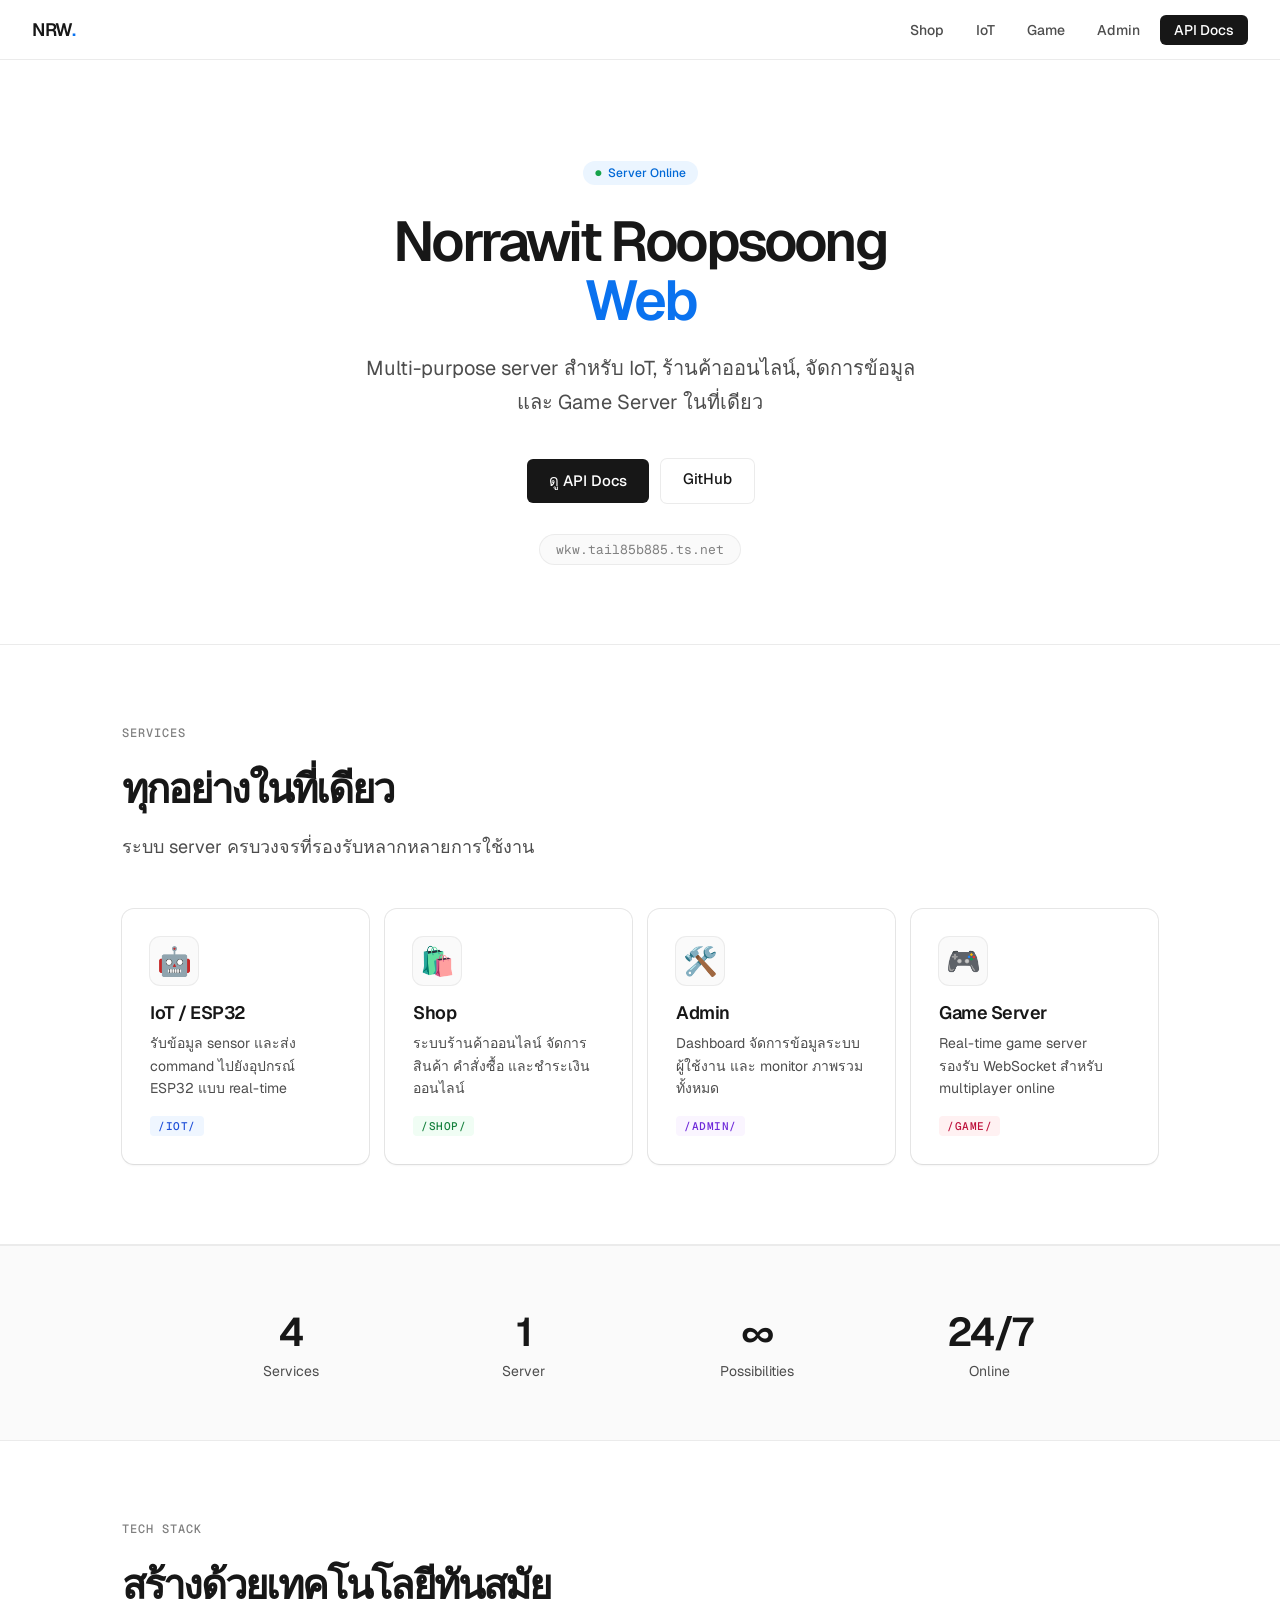
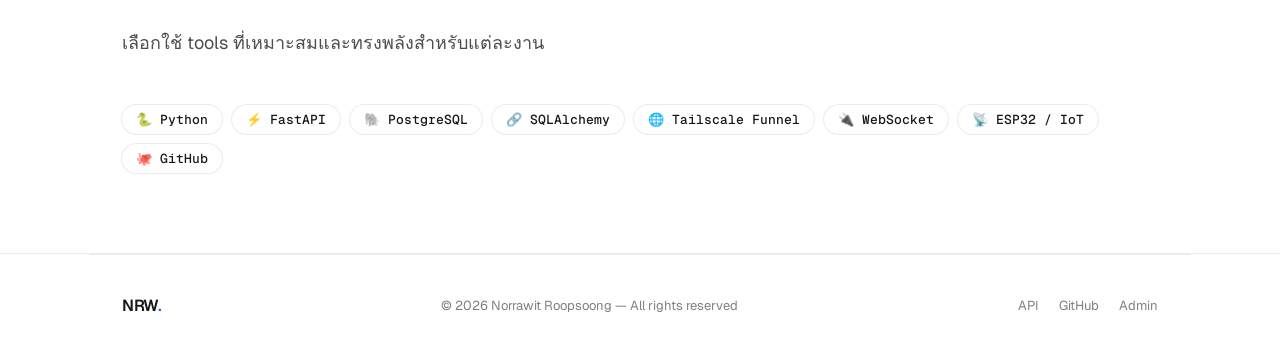
<file: app/templates/index.html>
<!DOCTYPE html>
<html lang="th">
<head>
  <meta charset="UTF-8">
  <meta name="viewport" content="width=device-width, initial-scale=1.0">
  <title>NRW — Norrawit Roopsoong Web</title>
  <link href="https://fonts.googleapis.com/css2?family=Geist:wght@300;400;500;600&family=Geist+Mono:wght@400;500&display=swap" rel="stylesheet">
  <style>
    *, *::before, *::after { box-sizing: border-box; margin: 0; padding: 0; }

    :root {
      --black: #171717;
      --white: #ffffff;
      --gray-600: #4d4d4d;
      --gray-400: #808080;
      --gray-100: #ebebeb;
      --gray-50: #fafafa;
      --blue: #0a72ef;
      --green: #16a34a;
      --purple: #7c3aed;
      --red: #ff5b4f;
      --border: rgba(0,0,0,0.08) 0px 0px 0px 1px;
      --card-shadow: rgba(0,0,0,0.08) 0px 0px 0px 1px, rgba(0,0,0,0.04) 0px 2px 2px, #fafafa 0px 0px 0px 1px;
    }

    html { scroll-behavior: smooth; }

    body {
      font-family: 'Geist', system-ui, -apple-system, sans-serif;
      background: var(--white);
      color: var(--black);
      font-feature-settings: "liga";
      -webkit-font-smoothing: antialiased;
    }

    /* NAV */
    nav {
      position: sticky; top: 0; z-index: 100;
      background: rgba(255,255,255,0.92);
      backdrop-filter: blur(12px);
      border-bottom: 1px solid var(--gray-100);
      padding: 0 32px;
      display: flex; align-items: center; justify-content: space-between;
      height: 60px;
    }
    .nav-logo {
      font-size: 18px; font-weight: 600;
      letter-spacing: -0.5px; color: var(--black);
      text-decoration: none;
    }
    .nav-logo span { color: var(--blue); }
    .nav-links { display: flex; gap: 8px; align-items: center; }
    .nav-links a {
      font-size: 14px; font-weight: 500; color: var(--gray-600);
      text-decoration: none; padding: 6px 12px; border-radius: 6px;
      transition: color 0.15s, background 0.15s;
    }
    .nav-links a:hover { color: var(--black); background: var(--gray-50); }
    .nav-cta {
      background: var(--black); color: var(--white) !important;
      border-radius: 6px; padding: 6px 14px !important;
      font-weight: 500 !important;
    }
    .nav-cta:hover { background: #333 !important; color: var(--white) !important; }

    /* HERO */
    .hero {
      text-align: center;
      padding: 100px 32px 80px;
      max-width: 860px; margin: 0 auto;
    }
    .hero-badge {
      display: inline-flex; align-items: center; gap: 6px;
      background: #ebf5ff; color: #0068d6;
      font-size: 12px; font-weight: 500;
      padding: 4px 12px; border-radius: 9999px;
      margin-bottom: 28px;
    }
    .hero-badge::before { content: "●"; font-size: 8px; color: #16a34a; }
    .hero h1 {
      font-size: 56px; font-weight: 600; line-height: 1.05;
      letter-spacing: -2.8px; color: var(--black);
      margin-bottom: 20px;
    }
    .hero h1 span { color: var(--blue); }
    .hero p {
      font-size: 20px; font-weight: 400; line-height: 1.7;
      color: var(--gray-600); max-width: 580px; margin: 0 auto 40px;
    }
    .hero-buttons { display: flex; gap: 12px; justify-content: center; flex-wrap: wrap; }
    .btn-primary {
      background: var(--black); color: var(--white);
      font-size: 15px; font-weight: 500;
      padding: 10px 22px; border-radius: 6px;
      text-decoration: none; transition: background 0.15s;
    }
    .btn-primary:hover { background: #333; }
    .btn-secondary {
      background: var(--white); color: var(--black);
      font-size: 15px; font-weight: 500;
      padding: 10px 22px; border-radius: 6px;
      text-decoration: none;
      box-shadow: var(--border);
      transition: background 0.15s;
    }
    .btn-secondary:hover { background: var(--gray-50); }

    /* URL PILL */
    .hero-url {
      margin-top: 32px;
      display: inline-flex; align-items: center; gap: 8px;
      font-family: 'Geist Mono', monospace;
      font-size: 13px; color: var(--gray-400);
      background: var(--gray-50);
      border-radius: 9999px; padding: 6px 16px;
      box-shadow: var(--border);
    }

    /* DIVIDER */
    .divider { border: none; border-top: 1px solid var(--gray-100); margin: 0; }

    /* SERVICES */
    .section { padding: 80px 32px; max-width: 1100px; margin: 0 auto; }
    .section-label {
      font-family: 'Geist Mono', monospace;
      font-size: 12px; font-weight: 500;
      text-transform: uppercase; letter-spacing: 1px;
      color: var(--gray-400); margin-bottom: 16px;
    }
    .section-title {
      font-size: 40px; font-weight: 600;
      letter-spacing: -2px; margin-bottom: 12px;
    }
    .section-desc {
      font-size: 18px; color: var(--gray-600);
      line-height: 1.6; max-width: 520px; margin-bottom: 48px;
    }

    .cards {
      display: grid;
      grid-template-columns: repeat(auto-fit, minmax(240px, 1fr));
      gap: 16px;
    }
    .card {
      background: var(--white);
      border-radius: 12px;
      padding: 28px;
      box-shadow: var(--card-shadow);
      transition: transform 0.15s, box-shadow 0.15s;
    }
    .card:hover {
      transform: translateY(-2px);
      box-shadow: rgba(0,0,0,0.12) 0px 0px 0px 1px, rgba(0,0,0,0.08) 0px 8px 16px;
    }
    .card-icon {
      font-size: 28px; margin-bottom: 16px;
      width: 48px; height: 48px;
      display: flex; align-items: center; justify-content: center;
      border-radius: 10px; background: var(--gray-50);
      box-shadow: var(--border);
    }
    .card h3 {
      font-size: 18px; font-weight: 600;
      letter-spacing: -0.5px; margin-bottom: 8px;
    }
    .card p {
      font-size: 14px; color: var(--gray-600);
      line-height: 1.6;
    }
    .card-tag {
      display: inline-block; margin-top: 16px;
      font-size: 11px; font-weight: 500;
      font-family: 'Geist Mono', monospace;
      text-transform: uppercase; letter-spacing: 0.5px;
      padding: 3px 8px; border-radius: 4px;
    }
    .tag-blue  { background: #eff6ff; color: #1d4ed8; }
    .tag-green { background: #f0fdf4; color: #15803d; }
    .tag-purple{ background: #faf5ff; color: #6d28d9; }
    .tag-red   { background: #fff1f2; color: #be123c; }

    /* STATS */
    .stats-section {
      background: var(--gray-50);
      border-top: 1px solid var(--gray-100);
      border-bottom: 1px solid var(--gray-100);
      padding: 60px 32px;
    }
    .stats-grid {
      max-width: 900px; margin: 0 auto;
      display: grid; grid-template-columns: repeat(auto-fit, minmax(160px, 1fr));
      gap: 32px; text-align: center;
    }
    .stat-number {
      font-size: 40px; font-weight: 600;
      letter-spacing: -2px; color: var(--black);
    }
    .stat-label {
      font-size: 14px; color: var(--gray-600); margin-top: 4px;
    }

    /* TECH STACK */
    .stack-pills {
      display: flex; flex-wrap: wrap; gap: 10px; margin-top: 32px;
    }
    .pill {
      display: flex; align-items: center; gap: 6px;
      font-size: 13px; font-weight: 500;
      font-family: 'Geist Mono', monospace;
      padding: 6px 14px; border-radius: 9999px;
      box-shadow: var(--border);
      background: var(--white);
    }

    /* FOOTER */
    footer {
      border-top: 1px solid var(--gray-100);
      padding: 40px 32px;
      display: flex; align-items: center; justify-content: space-between;
      flex-wrap: wrap; gap: 16px;
      max-width: 1100px; margin: 0 auto;
    }
    .footer-logo { font-size: 16px; font-weight: 600; letter-spacing: -0.5px; }
    .footer-logo span { color: var(--blue); }
    .footer-text { font-size: 13px; color: var(--gray-400); }
    .footer-links { display: flex; gap: 20px; }
    .footer-links a {
      font-size: 13px; color: var(--gray-400);
      text-decoration: none; transition: color 0.15s;
    }
    .footer-links a:hover { color: var(--black); }

    /* RESPONSIVE */
    @media (max-width: 640px) {
      .hero h1 { font-size: 36px; letter-spacing: -1.5px; }
      .hero p { font-size: 16px; }
      .section-title { font-size: 28px; letter-spacing: -1px; }
      nav { padding: 0 16px; }
      .nav-links a:not(.nav-cta) { display: none; }
      .section { padding: 48px 16px; }
      footer { flex-direction: column; text-align: center; }
    }
  </style>
</head>
<body>

<!-- NAV -->
<nav>
  <a href="/" class="nav-logo">NRW<span>.</span></a>
  <div class="nav-links">
    <a href="/shop/">Shop</a>
    <a href="/iot/ping">IoT</a>
    <a href="/game/">Game</a>
    <a href="/admin/">Admin</a>
    <a href="/docs" class="nav-cta">API Docs</a>
  </div>
</nav>

<!-- HERO -->
<section class="hero">
  <div class="hero-badge">Server Online</div>
  <h1>Norrawit Roopsoong<br><span>Web</span></h1>
  <p>Multi-purpose server สำหรับ IoT, ร้านค้าออนไลน์, จัดการข้อมูล และ Game Server ในที่เดียว</p>
  <div class="hero-buttons">
    <a href="/docs" class="btn-primary">ดู API Docs</a>
    <a href="https://github.com/norrawitro/NRW" class="btn-secondary" target="_blank">GitHub</a>
  </div>
  <div class="hero-url">wkw.tail85b885.ts.net</div>
</section>

<hr class="divider">

<!-- SERVICES -->
<section class="section">
  <div class="section-label">Services</div>
  <h2 class="section-title">ทุกอย่างในที่เดียว</h2>
  <p class="section-desc">ระบบ server ครบวงจรที่รองรับหลากหลายการใช้งาน</p>
  <div class="cards">
    <div class="card">
      <div class="card-icon">🤖</div>
      <h3>IoT / ESP32</h3>
      <p>รับข้อมูล sensor และส่ง command ไปยังอุปกรณ์ ESP32 แบบ real-time</p>
      <span class="card-tag tag-blue">/iot/</span>
    </div>
    <div class="card">
      <div class="card-icon">🛍️</div>
      <h3>Shop</h3>
      <p>ระบบร้านค้าออนไลน์ จัดการสินค้า คำสั่งซื้อ และชำระเงินออนไลน์</p>
      <span class="card-tag tag-green">/shop/</span>
    </div>
    <div class="card">
      <div class="card-icon">🛠️</div>
      <h3>Admin</h3>
      <p>Dashboard จัดการข้อมูลระบบ ผู้ใช้งาน และ monitor ภาพรวมทั้งหมด</p>
      <span class="card-tag tag-purple">/admin/</span>
    </div>
    <div class="card">
      <div class="card-icon">🎮</div>
      <h3>Game Server</h3>
      <p>Real-time game server รองรับ WebSocket สำหรับ multiplayer online</p>
      <span class="card-tag tag-red">/game/</span>
    </div>
  </div>
</section>

<hr class="divider">

<!-- STATS -->
<div class="stats-section">
  <div class="stats-grid">
    <div>
      <div class="stat-number">4</div>
      <div class="stat-label">Services</div>
    </div>
    <div>
      <div class="stat-number">1</div>
      <div class="stat-label">Server</div>
    </div>
    <div>
      <div class="stat-number">∞</div>
      <div class="stat-label">Possibilities</div>
    </div>
    <div>
      <div class="stat-number">24/7</div>
      <div class="stat-label">Online</div>
    </div>
  </div>
</div>

<!-- TECH STACK -->
<section class="section">
  <div class="section-label">Tech Stack</div>
  <h2 class="section-title">สร้างด้วยเทคโนโลยีทันสมัย</h2>
  <p class="section-desc">เลือกใช้ tools ที่เหมาะสมและทรงพลังสำหรับแต่ละงาน</p>
  <div class="stack-pills">
    <div class="pill">🐍 Python</div>
    <div class="pill">⚡ FastAPI</div>
    <div class="pill">🐘 PostgreSQL</div>
    <div class="pill">🔗 SQLAlchemy</div>
    <div class="pill">🌐 Tailscale Funnel</div>
    <div class="pill">🔌 WebSocket</div>
    <div class="pill">📡 ESP32 / IoT</div>
    <div class="pill">🐙 GitHub</div>
  </div>
</section>

<hr class="divider">

<!-- FOOTER -->
<footer>
  <div class="footer-logo">NRW<span>.</span></div>
  <div class="footer-text">© 2026 Norrawit Roopsoong — All rights reserved</div>
  <div class="footer-links">
    <a href="/docs">API</a>
    <a href="https://github.com/norrawitro/NRW" target="_blank">GitHub</a>
    <a href="/admin/">Admin</a>
  </div>
</footer>

</body>
</html>
</file>
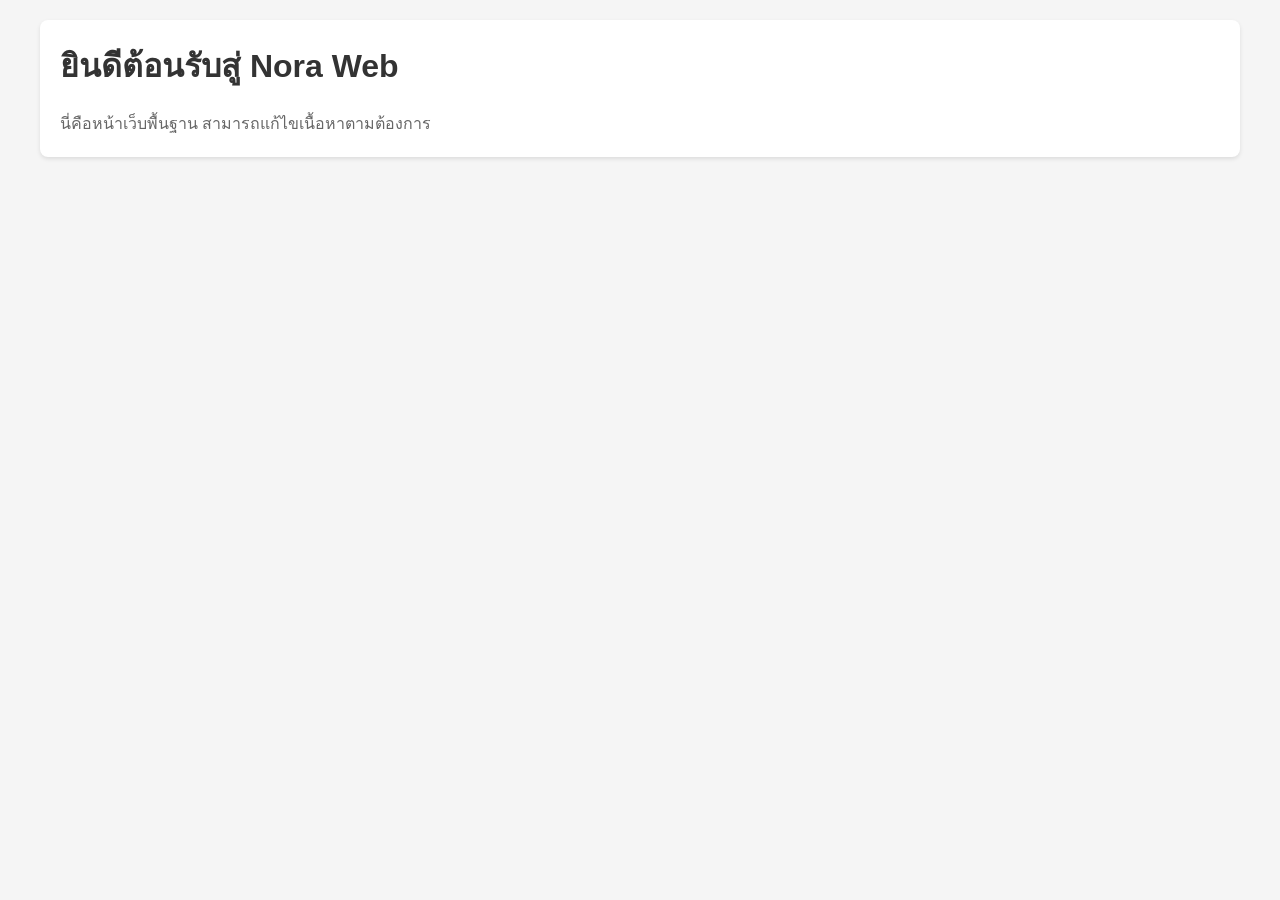
<file: nora-web.html>
<!DOCTYPE html>
<html lang="th">
<head>
    <meta charset="UTF-8">
    <meta name="viewport" content="width=device-width, initial-scale=1.0">
    <title>Nora Web</title>
    <style>
        * {
            margin: 0;
            padding: 0;
            box-sizing: border-box;
        }
        body {
            font-family: Arial, sans-serif;
            background-color: #f5f5f5;
            padding: 20px;
        }
        .container {
            max-width: 1200px;
            margin: 0 auto;
            background-color: white;
            padding: 20px;
            border-radius: 8px;
            box-shadow: 0 2px 4px rgba(0, 0, 0, 0.1);
        }
        h1 {
            color: #333;
            margin-bottom: 20px;
        }
        p {
            color: #666;
            line-height: 1.6;
        }
    </style>
</head>
<body>
    <div class="container">
        <h1>ยินดีต้อนรับสู่ Nora Web</h1>
        <p>นี่คือหน้าเว็บพื้นฐาน สามารถแก้ไขเนื้อหาตามต้องการ</p>
    </div>
</body>
</html>
</file>
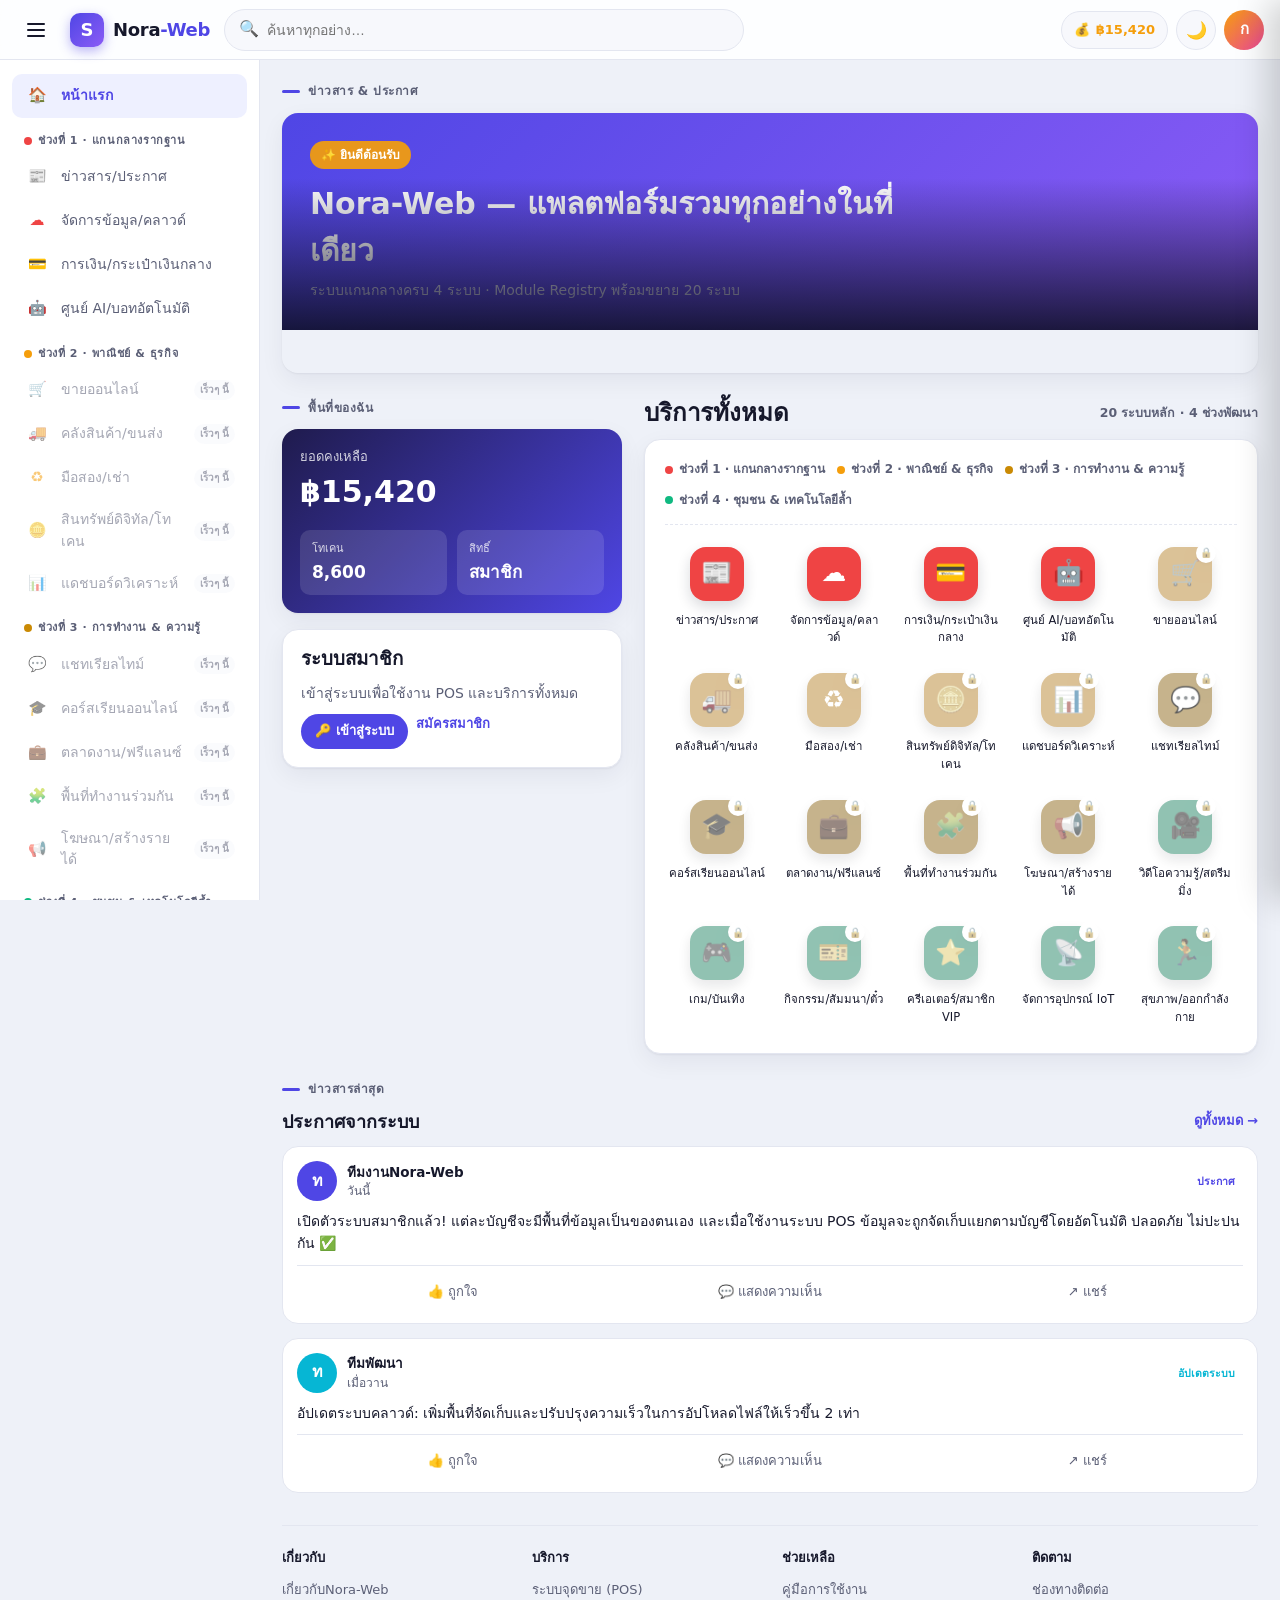
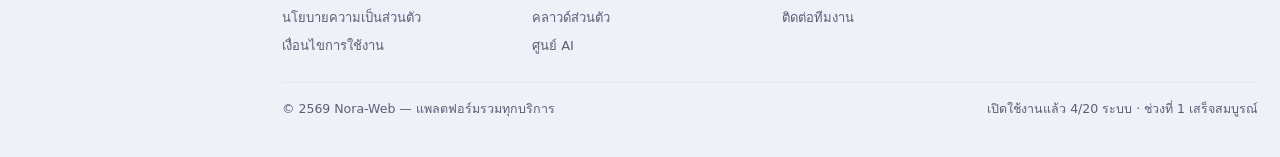
<file: nora-web_v2.html>
<!DOCTYPE html>
<html lang="th">
<head>
  <meta charset="UTF-8">
  <meta name="viewport" content="width=device-width, initial-scale=1.0">
  <title>Nora-Web — หน้าแรก (v2)</title>
  <style>
    /* ============================================================ DESIGN SYSTEM ============================================================ */
    :root{
      --bg:#EEF1F8; --surface:#FFFFFF; --surface-2:#F7F8FC;
      --ink:#16182B; --ink-soft:#5B5F76; --line:#E3E6F0;
      --primary:#4F46E5; --primary-soft:#EEF0FF; --gold:#F59E0B;
      --cyan:#06B6D4; --emerald:#10B981; --violet:#8B5CF6;
      --pink:#EC4899; --danger:#EF4444;
      --phase1:#EF4444; --phase2:#F59E0B; --phase3:#CA8A04; --phase4:#10B981;
      --radius:16px; --radius-sm:10px;
      --shadow:0 1px 2px rgba(20,24,43,.05), 0 8px 24px rgba(20,24,43,.06);
      --shadow-lift:0 12px 32px rgba(79,70,229,.18);
      --header-h:60px; --sidebar-w:260px;
      --display:system-ui, -apple-system, "Segoe UI", Roboto, "Noto Sans Thai", sans-serif;
      --body:system-ui, -apple-system, "Segoe UI", Roboto, "Noto Sans Thai", sans-serif;
    }
    [data-theme="dark"]{
      --bg:#0E1020; --surface:#191C32; --surface-2:#21243F;
      --ink:#F2F3FA; --ink-soft:#9DA2C0; --line:#2C3052;
      --primary-soft:#262a52; --shadow:0 1px 2px rgba(0,0,0,.3), 0 8px 24px rgba(0,0,0,.35);
    }
    *{box-sizing:border-box;margin:0;padding:0}
    html{scroll-behavior:smooth}
    body{
      font-family:var(--body); background:var(--bg); color:var(--ink); line-height:1.55;
      -webkit-font-smoothing:antialiased; transition:background .25s, color .25s;
    }
    h1,h2,h3,h4,.display{font-family:var(--display);font-weight:600;line-height:1.2}
    a{color:inherit;text-decoration:none}
    button{font-family:inherit;cursor:pointer;border:none;background:none;color:inherit}
    ::selection{background:var(--primary);color:#fff}
    .hidden{display:none !important}

    /* ============ HEADER ============ */
    .header{
      position:fixed;top:0;left:0;right:0;height:var(--header-h);z-index:50;
      display:flex;align-items:center;gap:14px;padding:0 16px;
      background:color-mix(in srgb, var(--surface) 88%, transparent);
      backdrop-filter:blur(12px);border-bottom:1px solid var(--line);
    }
    .hamburger{width:40px;height:40px;border-radius:var(--radius-sm);display:grid;place-items:center;flex-shrink:0;}
    .hamburger:hover{background:var(--surface-2)}
    .hamburger span{display:block;width:18px;height:2px;background:var(--ink);border-radius:2px;position:relative}
    .hamburger span::before,.hamburger span::after{content:"";position:absolute;left:0;width:18px;height:2px;background:var(--ink);border-radius:2px}
    .hamburger span::before{top:-6px}.hamburger span::after{top:6px}
    .brand{display:flex;align-items:center;gap:9px;flex-shrink:0;cursor:pointer}
    .brand-mark{width:34px;height:34px;border-radius:10px;display:grid;place-items:center;
      background:linear-gradient(135deg,var(--primary),var(--violet));color:#fff;
      font-weight:700;font-size:18px;box-shadow:0 4px 12px rgba(79,70,229,.4);}
    .brand-name{font-weight:700;font-size:18px;letter-spacing:-.3px}
    .brand-name span{color:var(--primary)}
    .search{flex:1;max-width:520px;height:42px;display:flex;align-items:center;gap:8px;padding:0 14px;
      background:var(--surface-2);border:1px solid var(--line);border-radius:999px;color:var(--ink-soft);}
    .search:focus-within{border-color:var(--primary);box-shadow:0 0 0 3px var(--primary-soft)}
    .search input{flex:1;border:none;background:none;outline:none;font-size:14px;color:var(--ink)}
    .header-right{display:flex;align-items:center;gap:8px;margin-left:auto}
    .chip{display:flex;align-items:center;gap:6px;height:38px;padding:0 12px;
      border-radius:999px;background:var(--surface-2);border:1px solid var(--line);
      font-weight:600;font-size:13px;white-space:nowrap;}
    .chip.wallet{color:var(--gold)}
    .icon-btn{width:40px;height:40px;border-radius:50%;display:grid;place-items:center;
      background:var(--surface-2);border:1px solid var(--line);font-size:17px;}
    .avatar{width:40px;height:40px;border-radius:50%;display:grid;place-items:center;
      background:linear-gradient(135deg,var(--gold),var(--pink));color:#fff;
      font-weight:600;font-size:15px;cursor:pointer;}

    /* ============ LAYOUT ============ */
    .layout{display:flex;padding-top:var(--header-h);min-height:100vh}
    .sidebar{position:fixed;top:var(--header-h);left:0;bottom:0;width:var(--sidebar-w);z-index:40;
      background:var(--surface);border-right:1px solid var(--line);padding:14px 12px;overflow-y:auto;}
    .nav-group-label{display:flex;align-items:center;gap:6px;font-size:11px;font-weight:700;letter-spacing:.6px;text-transform:uppercase;
      color:var(--ink-soft);padding:14px 12px 6px;}
    .phase-dot{width:8px;height:8px;border-radius:50%;flex-shrink:0}
    .nav-item{display:flex;align-items:center;gap:11px;padding:9px 12px;border-radius:var(--radius-sm);
      font-weight:500;font-size:14px;color:var(--ink-soft);position:relative;}
    .nav-item:hover{background:var(--surface-2);color:var(--ink)}
    .nav-item.active{background:var(--primary-soft);color:var(--primary);font-weight:600}
    .nav-item .ic{width:26px;height:26px;border-radius:8px;display:grid;place-items:center;font-size:15px;flex-shrink:0;}
    .nav-item.locked{opacity:.55}
    .nav-item .soon{margin-left:auto;font-size:10px;font-weight:700;background:var(--surface-2);color:var(--ink-soft);
      padding:2px 6px;border-radius:999px;white-space:nowrap;}
    .main{flex:1;margin-left:var(--sidebar-w);padding:22px;min-width:0;}
    body.sidebar-collapsed .sidebar{transform:translateX(-100%)}
    body.sidebar-collapsed .main{margin-left:0}

    /* ============ CONTENT ============ */
    .zone-eyebrow{display:flex;align-items:center;gap:8px;font-size:12px;font-weight:700;
      letter-spacing:.5px;text-transform:uppercase;color:var(--ink-soft);margin:0 0 12px;}
    .zone-eyebrow::before{content:"";width:18px;height:3px;border-radius:2px;background:var(--primary)}
    .view-header{display:flex;align-items:center;gap:12px;margin-bottom:18px;flex-wrap:wrap}
    .back-link{display:inline-flex;align-items:center;gap:6px;font-size:13px;font-weight:600;color:var(--primary);
      padding:7px 12px;border-radius:999px;background:var(--primary-soft);}
    .view-title{font-size:20px}
    .view-sub{font-size:13px;color:var(--ink-soft);margin-top:2px}

    .hero{position:relative;border-radius:var(--radius);overflow:hidden;margin-bottom:26px;min-height:260px;
      color:#fff;box-shadow:var(--shadow);}
    .hero-slide{position:absolute;inset:0;display:flex;flex-direction:column;justify-content:flex-end;
      padding:28px;opacity:0;transition:opacity .6s;}
    .hero-slide.on{opacity:1;position:relative}
    .hero-slide::after{content:"";position:absolute;inset:0;background:linear-gradient(180deg,transparent 30%,rgba(10,12,30,.85))}
    .hero-tag{display:inline-flex;align-items:center;gap:7px;align-self:flex-start;
      font-size:12px;font-weight:700;padding:5px 11px;border-radius:999px;margin-bottom:12px;position:relative;}
    .hero-tag.live{background:rgba(239,68,68,.9)}
    .hero-tag.news{background:rgba(79,70,229,.9)}
    .hero-tag.promo{background:rgba(245,158,11,.92)}
    .live-dot{width:8px;height:8px;border-radius:50%;background:#fff;animation:pulse 1.4s infinite}
    @keyframes pulse{0%,100%{opacity:1}50%{opacity:.3}}
    .hero-title{font-size:clamp(20px,3vw,30px);font-weight:700;max-width:600px;position:relative}
    .hero-sub{margin-top:6px;font-size:14px;opacity:.9;max-width:560px;position:relative}
    .hero-dots{position:absolute;bottom:20px;right:24px;display:flex;gap:7px}
    .hero-dots button{width:8px;height:8px;border-radius:50%;background:rgba(255,255,255,.45);border:none;}
    .hero-dots button.on{width:22px;border-radius:4px;background:#fff}

    .dash{display:grid;grid-template-columns:340px 1fr;gap:22px;margin-bottom:26px}
    .ws-card{background:var(--surface);border:1px solid var(--line);border-radius:var(--radius);
      padding:18px;box-shadow:var(--shadow);margin-bottom:16px}
    .ws-balance{background:linear-gradient(135deg,#1F1B4D,#4F46E5);color:#fff;border:none}
    .ws-balance .label{font-size:13px;opacity:.8}
    .ws-balance .amount{font-weight:700;font-size:30px;margin:2px 0 14px}
    .ws-balance .row{display:flex;gap:10px}
    .ws-mini{flex:1;background:rgba(255,255,255,.12);border-radius:var(--radius-sm);padding:10px 12px}
    .ws-mini .k{font-size:11px;opacity:.8}
    .ws-mini .v{font-weight:600;font-size:17px;margin-top:2px}
    .launcher{background:var(--surface);border:1px solid var(--line);border-radius:var(--radius);
      padding:20px;box-shadow:var(--shadow)}
    .launcher-head{display:flex;align-items:center;justify-content:space-between;margin-bottom:12px}
    .phase-legend{display:flex;flex-wrap:wrap;gap:12px;margin-bottom:16px;padding-bottom:14px;border-bottom:1px dashed var(--line)}
    .phase-legend .item{display:flex;align-items:center;gap:6px;font-size:12px;color:var(--ink-soft);font-weight:600}
    .app-grid{display:grid;grid-template-columns:repeat(auto-fill,minmax(90px,1fr));gap:14px}
    .app{display:flex;flex-direction:column;align-items:center;gap:7px;padding:6px 2px;position:relative;}
    .app:hover{transform:translateY(-3px)}
    .app .tile{width:54px;height:54px;border-radius:16px;display:grid;place-items:center;font-size:25px;
      color:#fff;box-shadow:0 6px 14px rgba(20,24,43,.16);position:relative}
    .app.locked .tile{filter:grayscale(.55);opacity:.65}
    .app .lock-badge{position:absolute;top:-4px;right:-4px;width:20px;height:20px;border-radius:50%;
      background:var(--surface);border:2px solid var(--surface);display:grid;place-items:center;font-size:10px;
      box-shadow:var(--shadow)}
    .app .name{font-size:11.5px;font-weight:500;color:var(--ink);margin-top:4px;text-align:center}
    .app .badge{position:absolute;top:-4px;right:-4px;min-width:18px;height:18px;padding:0 5px;border-radius:9px;
      background:var(--danger);color:#fff;font-size:10px;font-weight:700;display:grid;place-items:center;
      border:2px solid var(--surface)}

    .stream{display:grid;grid-template-columns:1fr 360px;gap:22px}
    .section-title{display:flex;align-items:center;justify-content:space-between;margin-bottom:14px}
    .section-title h2{font-size:18px}
    .section-title a{font-size:13px;color:var(--primary);font-weight:600;cursor:pointer}
    .video-row{display:grid;grid-template-columns:repeat(2,1fr);gap:16px;margin-bottom:26px}
    .video{background:var(--surface);border:1px solid var(--line);border-radius:var(--radius);overflow:hidden;box-shadow:var(--shadow);}
    .video .thumb{aspect-ratio:16/9;display:grid;place-items:center;background:linear-gradient(135deg,#4F46E5,#06B6D4)}
    .video .vmeta{padding:12px 14px}
    .video .vt{font-weight:600;font-size:14px;line-height:1.35}
    .video .vs{font-size:12px;color:var(--ink-soft);margin-top:5px}

    .composer{background:var(--surface);border:1px solid var(--line);border-radius:var(--radius);padding:14px;margin-bottom:16px}
    .composer-top{display:flex;gap:10px;align-items:center}
    .composer textarea{flex:1;border:none;background:var(--surface-2);border-radius:12px;padding:10px 14px;
      font-size:14px;color:var(--ink);outline:none;height:42px;resize:none;font-family:inherit;}
    .composer-actions{display:flex;justify-content:space-between;align-items:center;margin-top:10px}
    .chip-row{display:flex;gap:6px;flex-wrap:wrap}
    .cat-chip{font-size:11.5px;font-weight:600;padding:5px 10px;border-radius:999px;background:var(--surface-2);
      border:1px solid var(--line);color:var(--ink-soft);}
    .cat-chip.on{background:var(--primary);color:#fff;border-color:var(--primary)}
    .btn-primary{background:var(--primary);color:#fff;font-weight:600;font-size:13px;padding:8px 18px;border-radius:999px;}
    .btn-ghost{background:var(--surface-2);color:var(--ink);font-weight:600;font-size:13px;padding:8px 16px;border-radius:999px;
      border:1px solid var(--line);}
    .post{background:var(--surface);border:1px solid var(--line);border-radius:var(--radius);padding:14px;margin-bottom:14px}
    .post-head{display:flex;align-items:center;gap:10px;margin-bottom:10px}
    .post-av{width:40px;height:40px;border-radius:50%;display:grid;place-items:center;color:#fff;font-weight:600;flex-shrink:0;}
    .post-tag{font-size:10.5px;font-weight:700;padding:2px 8px;border-radius:999px;margin-left:auto;}
    .post-body{font-size:14px;margin-bottom:10px;white-space:pre-wrap}
    .post-actions{display:flex;gap:6px;border-top:1px solid var(--line);padding-top:8px}
    .post-actions button{flex:1;padding:7px;border-radius:8px;font-size:13px;color:var(--ink-soft)}
    .post-actions button:hover{background:var(--surface-2)}

    /* ============ CLOUD VIEW ============ */
    .storage-bar-wrap{background:var(--surface);border:1px solid var(--line);border-radius:var(--radius);padding:16px 18px;
      box-shadow:var(--shadow);margin-bottom:18px;}
    .storage-bar{height:10px;border-radius:999px;background:var(--surface-2);overflow:hidden;margin-top:8px;}
    .storage-bar .fill{height:100%;background:linear-gradient(90deg,var(--primary),var(--cyan));}
    .breadcrumb{display:flex;align-items:center;gap:6px;font-size:13px;color:var(--ink-soft);margin-bottom:14px;flex-wrap:wrap}
    .breadcrumb .seg{cursor:pointer;font-weight:600}
    .breadcrumb .seg:hover{color:var(--primary)}
    .file-grid{display:grid;grid-template-columns:repeat(auto-fill,minmax(140px,1fr));gap:14px}
    .file-card{background:var(--surface);border:1px solid var(--line);border-radius:var(--radius-sm);padding:14px 10px;
      text-align:center;box-shadow:var(--shadow);position:relative;}
    .file-card .fic{font-size:30px;margin-bottom:8px}
    .file-card .fn{font-size:12.5px;font-weight:600;word-break:break-word;}
    .file-card .fm{font-size:11px;color:var(--ink-soft);margin-top:4px}
    .file-card .del{position:absolute;top:6px;right:6px;width:22px;height:22px;border-radius:50%;background:var(--surface-2);
      font-size:11px;display:none;}
    .file-card:hover .del{display:grid;place-items:center}

    /* ============ WALLET VIEW ============ */
    .wallet-grid{display:grid;grid-template-columns:340px 1fr;gap:22px}
    .tx-table{width:100%;border-collapse:collapse;background:var(--surface);border:1px solid var(--line);
      border-radius:var(--radius);overflow:hidden;box-shadow:var(--shadow);}
    .tx-table th{text-align:left;font-size:11.5px;text-transform:uppercase;letter-spacing:.4px;color:var(--ink-soft);
      background:var(--surface-2);padding:10px 14px;}
    .tx-table td{padding:11px 14px;font-size:13.5px;border-top:1px solid var(--line)}
    .tx-amt.plus{color:var(--emerald);font-weight:700}
    .tx-amt.minus{color:var(--danger);font-weight:700}
    .tx-status{font-size:11px;font-weight:700;padding:3px 8px;border-radius:999px;background:rgba(16,185,129,.12);color:var(--emerald)}
    .wallet-actions{display:flex;gap:10px;margin-top:14px}
    .inline-form{display:flex;gap:8px;margin-top:10px}
    .inline-form input{flex:1;border:1px solid var(--line);background:var(--surface-2);border-radius:10px;
      padding:9px 12px;font-size:13px;color:var(--ink);outline:none;font-family:inherit;}
    .inline-form input:focus{border-color:var(--primary)}

    /* ============ AI VIEW ============ */
    .ai-panel{background:var(--surface);border:1px solid var(--line);border-radius:var(--radius);box-shadow:var(--shadow);
      display:flex;flex-direction:column;height:calc(100vh - 220px);min-height:420px;}
    .ai-messages{flex:1;overflow-y:auto;padding:18px;display:flex;flex-direction:column;gap:12px;}
    .msg{max-width:72%;padding:10px 14px;border-radius:14px;font-size:13.5px;line-height:1.5;}
    .msg.ai{align-self:flex-start;background:var(--surface-2);border-bottom-left-radius:4px;}
    .msg.user{align-self:flex-end;background:var(--primary);color:#fff;border-bottom-right-radius:4px;}
    .ai-quick{display:flex;gap:8px;flex-wrap:wrap;padding:0 18px 12px;}
    .ai-input-row{display:flex;gap:10px;padding:14px 18px;border-top:1px solid var(--line);}
    .ai-input-row input{flex:1;border:1px solid var(--line);background:var(--surface-2);border-radius:999px;
      padding:11px 16px;font-size:13.5px;color:var(--ink);outline:none;font-family:inherit;}
    .ai-input-row input:focus{border-color:var(--primary)}

    /* ============ MODULE DETAIL DRAWER ============ */
    .overlay{position:fixed;inset:0;background:rgba(10,12,30,.45);z-index:90;opacity:0;pointer-events:none;transition:opacity .2s}
    .overlay.open{opacity:1;pointer-events:auto}
    .drawer{position:fixed;top:0;right:0;bottom:0;width:360px;max-width:90vw;background:var(--surface);z-index:91;
      box-shadow:-12px 0 32px rgba(0,0,0,.18);transform:translateX(100%);transition:transform .25s;padding:22px;overflow-y:auto;}
    .drawer.open{transform:translateX(0)}
    .drawer-close{position:absolute;top:16px;right:16px;width:32px;height:32px;border-radius:50%;background:var(--surface-2);}
    .drawer .dtile{width:56px;height:56px;border-radius:16px;display:grid;place-items:center;font-size:26px;color:#fff;margin-bottom:14px;}
    .drawer h3{font-size:18px;margin-bottom:4px}
    .drawer .code{font-size:12px;color:var(--ink-soft);margin-bottom:14px}
    .drawer .phase-pill{display:inline-flex;align-items:center;gap:6px;font-size:11.5px;font-weight:700;
      padding:4px 10px;border-radius:999px;margin-bottom:16px;}
    .drawer h4{font-size:12.5px;text-transform:uppercase;letter-spacing:.4px;color:var(--ink-soft);margin:16px 0 6px}
    .drawer p{font-size:13.5px}
    .conn-list{display:flex;flex-wrap:wrap;gap:6px}
    .conn-list span{font-size:12px;font-weight:600;background:var(--surface-2);border:1px solid var(--line);
      padding:4px 10px;border-radius:999px;}
    .follow-btn{margin-top:18px;width:100%;padding:10px;border-radius:999px;background:var(--primary-soft);
      color:var(--primary);font-weight:700;font-size:13.5px;}
    .follow-btn.on{background:var(--emerald);color:#fff}

    .footer{margin-top:32px;border-top:1px solid var(--line);padding-top:24px}
    .foot-grid{display:grid;grid-template-columns:repeat(4,1fr);gap:24px;margin-bottom:22px}
    .foot-grid h4{font-size:13px;margin-bottom:10px}
    .foot-grid a{display:block;font-size:13px;color:var(--ink-soft);padding:4px 0}
    .foot-bottom{display:flex;justify-content:space-between;align-items:center;flex-wrap:wrap;gap:12px;
      padding:16px 0;border-top:1px solid var(--line);font-size:12.5px;color:var(--ink-soft)}

    /* ============ RESPONSIVE ============ */
    @media (max-width:1100px){.dash{grid-template-columns:1fr}.stream{grid-template-columns:1fr}.wallet-grid{grid-template-columns:1fr}}
    @media (max-width:880px){
      .sidebar{transform:translateX(-100%)}.main{margin-left:0}
      .foot-grid{grid-template-columns:repeat(2,1fr)}
    }
    @media (max-width:560px){
      .brand-name{display:none}.search{max-width:none}.video-row{grid-template-columns:1fr}
      .main{padding:16px}.foot-grid{grid-template-columns:1fr 1fr}.drawer{width:100vw}
    }
  </style>
</head>
<body>

<!-- HEADER -->
<header class="header">
  <button class="hamburger" id="hamburger"><span></span></button>
  <a href="#" class="brand" data-view="home"><div class="brand-mark">S</div><div class="brand-name">Nora<span>-Web</span></div></a>
  <div class="search"><span>🔍</span><input type="text" placeholder="ค้นหาทุกอย่าง…"></div>
  <div class="header-right">
    <button class="chip wallet" data-view="wallet"><span>💰</span><span id="walletChip">฿0</span></button>
    <button class="icon-btn" id="themeBtn">🌙</button>
    <div class="avatar" id="userAvatar">ก</div>
  </div>
</header>

<div class="layout">
  <!-- SIDEBAR -->
  <aside class="sidebar" id="sidebar"></aside>
  <!-- MAIN -->
  <main class="main" id="mainContent">

    <!-- ============ VIEW: HOME ============ -->
    <div class="view-section" id="view-home">
      <section><div class="zone-eyebrow">ข่าวสาร & ประกาศ</div>
        <div class="hero" id="hero"></div>
      </section>

      <div class="dash">
        <section><div class="zone-eyebrow">พื้นที่ของฉัน</div>
          <div class="ws-card ws-balance">
            <div class="label">ยอดคงเหลือ</div>
            <div class="amount" id="wsBalance">฿0</div>
            <div class="row">
              <div class="ws-mini"><div class="k">โทเคน</div><div class="v" id="wsToken">0</div></div>
              <div class="ws-mini"><div class="k">สิทธิ์</div><div class="v">สมาชิก</div></div>
            </div>
          </div>
          <div class="ws-card">
            <div class="launcher-head"><h3>ระบบสมาชิก</h3></div>
            <p style="font-size:14px; color:var(--ink-soft);">เข้าสู่ระบบเพื่อใช้งาน POS และบริการทั้งหมด</p>
            <div style="margin-top:10px; display:flex; gap:8px;">
              <a href="#" class="btn-primary" style="padding:7px 14px; font-size:13px;">🔑 เข้าสู่ระบบ</a>
              <a href="#" style="color:var(--primary); font-size:13px; font-weight:600;">สมัครสมาชิก</a>
            </div>
          </div>
        </section>

        <section>
          <div class="launcher-head"><h2>บริการทั้งหมด</h2><a data-view="home" style="font-size:12.5px;color:var(--ink-soft);font-weight:600;">20 ระบบหลัก · 4 ช่วงพัฒนา</a></div>
          <div class="launcher">
            <div class="phase-legend" id="phaseLegend"></div>
            <div class="app-grid" id="appGrid"></div>
          </div>
        </section>
      </div>

      <!-- ข่าวสารล่าสุด -->
      <section style="margin-top:26px;">
        <div class="zone-eyebrow">ข่าวสารล่าสุด</div>
        <div class="section-title"><h2>ประกาศจากระบบ</h2><a data-view="news">ดูทั้งหมด →</a></div>
        <div id="homePostFeed"></div>
      </section>

      <!-- FOOTER -->
      <footer class="footer">
        <div class="foot-grid">
          <div><h4>เกี่ยวกับ</h4><a href="#">เกี่ยวกับNora-Web</a><a href="#">นโยบายความเป็นส่วนตัว</a><a href="#">เงื่อนไขการใช้งาน</a></div>
          <div><h4>บริการ</h4><a data-view="wallet">ระบบจุดขาย (POS)</a><a data-view="cloud">คลาวด์ส่วนตัว</a><a data-view="ai">ศูนย์ AI</a></div>
          <div><h4>ช่วยเหลือ</h4><a href="#">คู่มือการใช้งาน</a><a href="#">ติดต่อทีมงาน</a></div>
          <div><h4>ติดตาม</h4><a href="#">ช่องทางติดต่อ</a></div>
        </div>
        <div class="foot-bottom">
          <span>© 2569 Nora-Web — แพลตฟอร์มรวมทุกบริการ</span>
          <span>เปิดใช้งานแล้ว 4/20 ระบบ · ช่วงที่ 1 เสร็จสมบูรณ์</span>
        </div>
      </footer>
    </div>

    <!-- ============ VIEW: NEWS ============ -->
    <div class="view-section hidden" id="view-news">
      <div class="view-header">
        <a class="back-link" data-view="home">← หน้าแรก</a>
        <div><div class="view-title">📰 ข่าวสาร/ประกาศ <span style="font-size:11px;font-weight:700;color:var(--phase1);background:rgba(239,68,68,.1);padding:2px 8px;border-radius:999px;">รหัส 1 · ช่วงที่ 1</span></div>
          <div class="view-sub">หน้าแรก + สื่อสารภายใน — จุดเริ่มต้นที่ทุกระบบเชื่อมมาปล่อยประกาศ</div></div>
      </div>

      <div class="composer">
        <div class="composer-top">
          <div class="post-av" style="background:var(--primary)">ก</div>
          <textarea id="newPostText" placeholder="ประกาศหรือแชร์อะไรบางอย่าง…"></textarea>
        </div>
        <div class="composer-actions">
          <div class="chip-row" id="newPostCatRow"></div>
          <button class="btn-primary" id="submitPost">โพสต์</button>
        </div>
      </div>

      <div class="chip-row" id="newsFilterRow" style="margin-bottom:16px;"></div>
      <div id="newsFeed"></div>
    </div>

    <!-- ============ VIEW: CLOUD ============ -->
    <div class="view-section hidden" id="view-cloud">
      <div class="view-header">
        <a class="back-link" data-view="home">← หน้าแรก</a>
        <div><div class="view-title">☁️ จัดการข้อมูล/คลาวด์ <span style="font-size:11px;font-weight:700;color:var(--phase1);background:rgba(239,68,68,.1);padding:2px 8px;border-radius:999px;">รหัส 2 · ช่วงที่ 1</span></div>
          <div class="view-sub">ที่เก็บไฟล์/เอกสารกลาง — ทุกระบบใช้ร่วมกัน</div></div>
      </div>

      <div class="storage-bar-wrap">
        <div style="display:flex;justify-content:space-between;font-size:13px;">
          <span style="font-weight:600;">พื้นที่ใช้งาน</span>
          <span id="storageText" style="color:var(--ink-soft)">0 / 0 GB</span>
        </div>
        <div class="storage-bar"><div class="fill" id="storageFill" style="width:0%"></div></div>
      </div>

      <div class="breadcrumb" id="cloudBreadcrumb"></div>
      <div style="display:flex;justify-content:flex-end;margin-bottom:12px;">
        <button class="btn-ghost" id="newFolderBtn">📁 โฟลเดอร์ใหม่</button>
        <button class="btn-primary" id="uploadBtn" style="margin-left:8px;">⬆️ อัปโหลดไฟล์</button>
      </div>
      <div class="file-grid" id="fileGrid"></div>
    </div>

    <!-- ============ VIEW: WALLET ============ -->
    <div class="view-section hidden" id="view-wallet">
      <div class="view-header">
        <a class="back-link" data-view="home">← หน้าแรก</a>
        <div><div class="view-title">💳 การเงิน/กระเป๋าเงินกลาง <span style="font-size:11px;font-weight:700;color:var(--phase1);background:rgba(239,68,68,.1);padding:2px 8px;border-radius:999px;">รหัส 7 · ช่วงที่ 1</span></div>
          <div class="view-sub">ระบบชำระเงินกลาง — ทุกธุรกิจในแพลตฟอร์มอาศัยระบบนี้</div></div>
      </div>

      <div class="wallet-grid">
        <div>
          <div class="ws-card ws-balance">
            <div class="label">ยอดคงเหลือ</div>
            <div class="amount" id="walletBalanceBig">฿0</div>
            <div class="row">
              <div class="ws-mini"><div class="k">โทเคน</div><div class="v" id="walletTokenBig">0</div></div>
              <div class="ws-mini"><div class="k">สิทธิ์</div><div class="v">สมาชิก</div></div>
            </div>
          </div>
          <div class="ws-card">
            <h4 style="font-size:13.5px;margin-bottom:4px;">จัดการยอดเงิน</h4>
            <div class="wallet-actions">
              <button class="btn-primary" id="topupBtn" style="flex:1;">➕ เติมเงิน</button>
              <button class="btn-ghost" id="withdrawBtn" style="flex:1;">➖ ถอนเงิน</button>
            </div>
            <div class="inline-form hidden" id="txForm">
              <input type="number" id="txAmount" placeholder="จำนวนเงิน (บาท)">
              <button class="btn-primary" id="txConfirm">ยืนยัน</button>
            </div>
          </div>
        </div>
        <div>
          <div class="section-title"><h2>ประวัติธุรกรรม</h2></div>
          <table class="tx-table">
            <thead><tr><th>วันที่</th><th>รายการ</th><th>จำนวน</th><th>สถานะ</th></tr></thead>
            <tbody id="txBody"></tbody>
          </table>
        </div>
      </div>
    </div>

    <!-- ============ VIEW: AI ============ -->
    <div class="view-section hidden" id="view-ai">
      <div class="view-header">
        <a class="back-link" data-view="home">← หน้าแรก</a>
        <div><div class="view-title">🤖 ศูนย์ AI/บอทอัตโนมัติ <span style="font-size:11px;font-weight:700;color:var(--phase1);background:rgba(239,68,68,.1);padding:2px 8px;border-radius:999px;">รหัส 11 · ช่วงที่ 1</span></div>
          <div class="view-sub">ตัวช่วยกลาง — ประมวลผล แจ้งเตือน และเชื่อมข้อมูลจากทุกระบบ</div></div>
      </div>

      <div class="ai-panel">
        <div class="ai-messages" id="aiMessages"></div>
        <div class="ai-quick" id="aiQuick"></div>
        <div class="ai-input-row">
          <input type="text" id="aiInput" placeholder="พิมพ์คำถาม… เช่น เช็คยอดเงิน, มีไฟล์ใหม่ไหม">
          <button class="btn-primary" id="aiSend">ส่ง</button>
        </div>
      </div>
    </div>

  </main>
</div>

<!-- MODULE DETAIL DRAWER (สำหรับระบบที่ยังไม่เปิดใช้งาน) -->
<div class="overlay" id="drawerOverlay"></div>
<div class="drawer" id="moduleDrawer">
  <button class="drawer-close" id="drawerClose">✕</button>
  <div id="drawerContent"></div>
</div>

<script>
/* ============================================================
   ข้อมูลหมวดหมู่ (4 ช่วงพัฒนา ตามแผนลำดับพัฒนา 20 ระบบหลัก)
   ============================================================ */
const PHASES = {
  1:{label:'ช่วงที่ 1 · แกนกลางรากฐาน', color:'var(--phase1)', dot:'🔴'},
  2:{label:'ช่วงที่ 2 · พาณิชย์ & ธุรกิจ', color:'var(--phase2)', dot:'🟠'},
  3:{label:'ช่วงที่ 3 · การทำงาน & ความรู้', color:'var(--phase3)', dot:'🟡'},
  4:{label:'ช่วงที่ 4 · ชุมชน & เทคโนโลยีล้ำ', color:'var(--phase4)', dot:'🟢'},
};

/* รหัส/ลำดับ/เหตุผล/เชื่อมโยง อ้างอิงจากแผนลำดับพัฒนาที่วางไว้ */
const MODULES = [
  {code:1,  id:'news',   label:'ข่าวสาร/ประกาศ',        icon:'📰', phase:1, reason:'หน้าแรก + สื่อสารภายใน — ต้องมีก่อน', conn:['จัดการข้อมูล/คลาวด์'], view:'news'},
  {code:2,  id:'cloud',  label:'จัดการข้อมูล/คลาวด์',     icon:'☁️', phase:1, reason:'ที่เก็บไฟล์/เอกสาร — ทุกระบบใช้ร่วมกัน', conn:['ข่าวสาร/ประกาศ'], view:'cloud'},
  {code:7,  id:'wallet', label:'การเงิน/กระเป๋าเงินกลาง', icon:'💳', phase:1, reason:'ระบบชำระเงินกลาง — ทุกธุรกิจต้องอาศัย', conn:['ศูนย์ AI/บอทอัตโนมัติ'], view:'wallet'},
  {code:11, id:'ai',     label:'ศูนย์ AI/บอทอัตโนมัติ',   icon:'🤖', phase:1, reason:'ตัวช่วยกลาง — ประมวลผล, แจ้งเตือน, เชื่อมระบบ', conn:['การเงิน/กระเป๋าเงินกลาง'], view:'ai'},

  {code:3,  id:'shop',    label:'ขายออนไลน์',          icon:'🛒', phase:2, reason:'สร้างรายได้เร็วที่สุด อาศัยแกนกลางครบแล้ว', conn:['กระเป๋าเงินกลาง','จัดการข้อมูล/คลาวด์','ศูนย์ AI']},
  {code:17, id:'logistics',label:'คลังสินค้า/ขนส่ง',     icon:'🚚', phase:2, reason:'ต่อจากระบบขายโดยตรง', conn:['ขายออนไลน์','กระเป๋าเงินกลาง','ศูนย์ AI']},
  {code:12, id:'rental',  label:'มือสอง/เช่า',           icon:'♻️', phase:2, reason:'ใช้แพลตฟอร์มร่วมกับระบบขาย', conn:['ขายออนไลน์','กระเป๋าเงินกลาง','คลังสินค้า/ขนส่ง']},
  {code:19, id:'token',   label:'สินทรัพย์ดิจิทัล/โทเคน', icon:'🪙', phase:2, reason:'ต่อยอดจากกระเป๋าเงินกลาง', conn:['กระเป๋าเงินกลาง','ขายออนไลน์','ครีเอเตอร์/สมาชิก VIP']},
  {code:18, id:'analytics',label:'แดชบอร์ดวิเคราะห์',     icon:'📊', phase:2, reason:'ดึงข้อมูลจากทุกระบบธุรกิจมาแสดงผล', conn:['ทุกระบบธุรกิจ']},

  {code:6,  id:'chat',    label:'แชทเรียลไทม์',          icon:'💬', phase:3, reason:'ติดต่อกันได้ทุกที่ในแพลตฟอร์ม', conn:['ทุกระบบ']},
  {code:8,  id:'course',  label:'คอร์สเรียนออนไลน์',      icon:'🎓', phase:3, reason:'ใช้ระบบวิดีโอ + จ่ายเงิน + สมาชิก', conn:['วิดีโอ/สตรีมมิ่ง','กระเป๋าเงินกลาง']},
  {code:9,  id:'jobs',    label:'ตลาดงาน/ฟรีแลนซ์',      icon:'💼', phase:3, reason:'จ่ายค่าแรง + โฆษณางาน + คุยงาน', conn:['กระเป๋าเงินกลาง','โฆษณา','แชทเรียลไทม์']},
  {code:10, id:'workspace',label:'พื้นที่ทำงานร่วมกัน',    icon:'🧩', phase:3, reason:'ใช้ไฟล์ + แชท + AI ช่วยงานร่วมกัน', conn:['จัดการข้อมูล/คลาวด์','แชทเรียลไทม์','ศูนย์ AI']},
  {code:16, id:'ads',     label:'โฆษณา/สร้างรายได้',      icon:'📢', phase:3, reason:'วางโฆษณาและจ่ายค่าโฆษณาทั่วแพลตฟอร์ม', conn:['ทุกระบบ']},

  {code:5,  id:'video',   label:'วิดีโอความรู้/สตรีมมิ่ง',icon:'🎥', phase:4, reason:'ใช้ร่วมกับคอร์สเรียนและกิจกรรม', conn:['คอร์สเรียนออนไลน์','กิจกรรม/สัมมนา','โฆษณา']},
  {code:4,  id:'games',   label:'เกม/บันเทิง',           icon:'🎮', phase:4, reason:'ใช้โทเคนเป็นรางวัล เสริมสิทธิ VIP', conn:['สินทรัพย์ดิจิทัล/โทเคน','วิดีโอ/สตรีมมิ่ง']},
  {code:14, id:'events',  label:'กิจกรรม/สัมมนา/ตั๋ว',    icon:'🎫', phase:4, reason:'จ่ายค่าตั๋ว + ประกาศ + สตรีมสด', conn:['วิดีโอ/สตรีมมิ่ง','กระเป๋าเงินกลาง','ข่าวสาร/ประกาศ']},
  {code:15, id:'creator', label:'ครีเอเตอร์/สมาชิก VIP',  icon:'⭐', phase:4, reason:'รับรายได้จากการบอกรับ + โทเคน', conn:['กระเป๋าเงินกลาง','สินทรัพย์ดิจิทัล/โทเคน','โฆษณา']},
  {code:13, id:'iot',     label:'จัดการอุปกรณ์ IoT',      icon:'📡', phase:4, reason:'บันทึกข้อมูล + ควบคุมด้วย AI + คิดค่าบริการ', conn:['จัดการข้อมูล/คลาวด์','ศูนย์ AI','กระเป๋าเงินกลาง']},
  {code:20, id:'health',  label:'สุขภาพ/ออกกำลังกาย',     icon:'🏃', phase:4, reason:'AI แนะนำ + แลกคะแนนเป็นโทเคน', conn:['ศูนย์ AI','สินทรัพย์ดิจิทัล/โทเคน']},
];

const META_ITEMS = [
  {id:'profile', label:'ตั้งค่าสมาชิก', icon:'👤'},
  {id:'help', label:'คู่มือการใช้งาน', icon:'❓'},
];

const POST_CATS = {
  announce:{label:'ประกาศ', color:'var(--primary)'},
  update:{label:'อัปเดตระบบ', color:'var(--cyan)'},
  event:{label:'กิจกรรม', color:'var(--gold)'},
};

/* ============================================================
   สถานะ (mock data ทั้งหมด — Data Layer แยกจาก UI)
   ============================================================ */
const State = {
  dark:false,
  sidebarOpen: window.innerWidth>880,
  view:'home',
  followed:{},
  posts:[
    {id:4, cat:'announce', author:'ทีมงานNora-Web', when:'วันนี้', text:'เปิดตัวระบบสมาชิกแล้ว! แต่ละบัญชีจะมีพื้นที่ข้อมูลเป็นของตนเอง และเมื่อใช้งานระบบ POS ข้อมูลจะถูกจัดเก็บแยกตามบัญชีโดยอัตโนมัติ ปลอดภัย ไม่ปะปนกัน ✅', color:'var(--primary)'},
    {id:3, cat:'update', author:'ทีมพัฒนา', when:'เมื่อวาน', text:'อัปเดตระบบคลาวด์: เพิ่มพื้นที่จัดเก็บและปรับปรุงความเร็วในการอัปโหลดไฟล์ให้เร็วขึ้น 2 เท่า', color:'var(--cyan)'},
    {id:2, cat:'announce', author:'ทีมงานNora-Web', when:'2 วันก่อน', text:'ระบบแกนกลาง 4 ระบบ (ข่าวสาร, คลาวด์, กระเป๋าเงิน, AI) เปิดใช้งานครบแล้วตามแผนช่วงที่ 1 🎉 ระบบถัดไปคือฝั่งพาณิชย์ในช่วงที่ 2', color:'var(--primary)'},
    {id:1, cat:'event', author:'ทีมงานNora-Web', when:'3 วันก่อน', text:'เตรียมพบกับระบบขายออนไลน์และคลังสินค้า/ขนส่งเร็ว ๆ นี้ — เชื่อมกับกระเป๋าเงินกลางโดยตรง', color:'var(--gold)'},
  ],
  newsFilter:'all',
  wallet:{
    balance:15420, token:8600,
    tx:[
      {date:'10 ก.ย. 2569', desc:'เติมเงินผ่านพร้อมเพย์', amount:2000, status:'สำเร็จ'},
      {date:'09 ก.ย. 2569', desc:'ค่าบริการระบบ POS รายเดือน', amount:-299, status:'สำเร็จ'},
      {date:'08 ก.ย. 2569', desc:'ได้รับโทเคนจากกิจกรรมแนะนำเพื่อน', amount:150, status:'สำเร็จ'},
      {date:'05 ก.ย. 2569', desc:'ถอนเงินเข้าบัญชีธนาคาร', amount:-5000, status:'สำเร็จ'},
      {date:'01 ก.ย. 2569', desc:'เติมเงินผ่านบัตรเครดิต', amount:10000, status:'สำเร็จ'},
    ]
  },
  storage:{used:18.4, total:50},
  cloudPath:[{id:'root', name:'หน้าแรก'}],
  cloudItems:[
    {id:'f1', name:'เอกสารทั่วไป', type:'folder', parent:'root', count:24, icon:'📁'},
    {id:'f2', name:'รูปภาพ', type:'folder', parent:'root', count:156, icon:'🖼️'},
    {id:'f3', name:'ใบเสร็จ POS', type:'folder', parent:'root', count:89, icon:'🧾'},
    {id:'f4', name:'สำรองข้อมูล AI', type:'folder', parent:'root', count:12, icon:'🗂️'},
    {id:'d1', name:'สัญญาเช่าพื้นที่ร้านค้า.pdf', type:'file', parent:'f1', size:'1.2 MB', icon:'📄'},
    {id:'d2', name:'คู่มือการใช้งาน POS.docx', type:'file', parent:'f1', size:'860 KB', icon:'📝'},
    {id:'d3', name:'รายงานประจำเดือน สิงหาคม.xlsx', type:'file', parent:'f1', size:'2.1 MB', icon:'📊'},
  ],
  aiMessages:[
    {who:'ai', text:'สวัสดีครับ ผมคือ AI ผู้ช่วยของNora-Web 🤖 ผมเชื่อมข้อมูลจากระบบกระเป๋าเงิน คลาวด์ และข่าวสารไว้แล้ว ถามอะไรก็ได้เลยครับ'},
  ],
};

/* ============================================================
   Data Layer — ทุกการเข้าถึงข้อมูลผ่านฟังก์ชันนี้เท่านั้น
   (ภายหลังสลับไปเรียก API จริงได้โดยไม่แตะ UI)
   ============================================================ */
const DataLayer = {
  getHeroSlides: () => ([
    {tag:'promo', label:'✨ ยินดีต้อนรับ', title:'Nora-Web — แพลตฟอร์มรวมทุกอย่างในที่เดียว', sub:'ระบบแกนกลางครบ 4 ระบบ · Module Registry พร้อมขยาย 20 ระบบ', bg:'linear-gradient(135deg,#4F46E5,#8B5CF6)'},
    {tag:'news', label:'📢 ประกาศ', title:'ช่วงที่ 1 เสร็จสมบูรณ์! ข่าวสาร · คลาวด์ · กระเป๋าเงิน · AI ใช้งานได้แล้ว', sub:'ระบบถัดไปตามแผน: ขายออนไลน์ และ คลังสินค้า/ขนส่ง (ช่วงที่ 2)', bg:'linear-gradient(135deg,#059669,#10B981)'},
  ]),
  getModules: () => MODULES,
  getPosts: (filter) => State.posts.filter(p => filter==='all'||!filter ? true : p.cat===filter),
  addPost: (text, cat) => { State.posts.unshift({id:Date.now(), cat, author:'ก (คุณ)', when:'เมื่อสักครู่', text, color:'var(--violet)'}); },
  getWallet: () => State.wallet,
  addTransaction: (desc, amount) => {
    State.wallet.balance += amount;
    State.wallet.tx.unshift({date:'วันนี้', desc, amount, status:'สำเร็จ'});
  },
  getCloudPath: () => State.cloudPath,
  getCloudItems: (folderId) => State.cloudItems.filter(i => i.parent===folderId),
  addCloudFolder: (name, parent) => { State.cloudItems.push({id:'f'+Date.now(), name, type:'folder', parent, count:0, icon:'📁'}); },
  addCloudFile: (name, parent) => { State.cloudItems.push({id:'d'+Date.now(), name, type:'file', parent, size:'—', icon:'📄'}); },
  deleteCloudItem: (id) => { State.cloudItems = State.cloudItems.filter(i=>i.id!==id); },
  getAIMessages: () => State.aiMessages,
};

/* ============================================================
   RENDER: SIDEBAR
   ============================================================ */
function renderSidebar(){
  let html = `<a href="#" class="nav-item ${State.view==='home'?'active':''}" data-view="home"><span class="ic" style="background:var(--primary-soft);color:var(--primary)">🏠</span>หน้าแรก</a>`;
  [1,2,3,4].forEach(phase=>{
    const items = MODULES.filter(m=>m.phase===phase);
    html += `<div class="nav-group-label"><span class="phase-dot" style="background:${PHASES[phase].color}"></span>${PHASES[phase].label}</div>`;
    items.forEach(m=>{
      const locked = phase!==1;
      html += `<a href="#" class="nav-item ${locked?'locked':''} ${State.view===m.view?'active':''}" data-module="${m.id}">
        <span class="ic" style="background:${PHASES[phase].color}1a;color:${PHASES[phase].color}">${m.icon}</span>${m.label}
        ${locked?'<span class="soon">เร็วๆ นี้</span>':''}
      </a>`;
    });
  });
  html += `<div class="nav-group-label">บัญชีของฉัน</div>`;
  META_ITEMS.forEach(m=>{
    html += `<a href="#" class="nav-item"><span class="ic" style="background:var(--surface-2);color:var(--ink-soft)">${m.icon}</span>${m.label}</a>`;
  });
  document.getElementById('sidebar').innerHTML = html;
}

function renderPhaseLegend(){
  document.getElementById('phaseLegend').innerHTML = Object.entries(PHASES).map(([k,p])=>`
    <div class="item"><span class="phase-dot" style="background:${p.color}"></span>${p.label}</div>`).join('');
}

function renderLauncher(){
  document.getElementById('appGrid').innerHTML = MODULES.map(m=>{
    const locked = m.phase!==1;
    return `<a href="#" class="app ${locked?'locked':''}" data-module="${m.id}">
      <div class="tile" style="background:${PHASES[m.phase].color}">${m.icon}${locked?'<span class="lock-badge">🔒</span>':''}</div>
      <div class="name">${m.label}</div>
    </a>`;
  }).join('');
}

function renderHero(){
  const slides = DataLayer.getHeroSlides();
  document.getElementById('hero').innerHTML = slides.map((s,i)=>`
    <div class="hero-slide ${i===0?'on':''}" style="background:${s.bg}">
      <span class="hero-tag ${s.tag}">${s.label}</span>
      <div class="hero-title">${s.title}</div>
      <div class="hero-sub">${s.sub}</div>
    </div>`).join('');
}

/* ============================================================
   RENDER: NEWS
   ============================================================ */
function postCard(p){
  const cat = POST_CATS[p.cat];
  return `<div class="post">
    <div class="post-head">
      <div class="post-av" style="background:${p.color}">${p.author[0]}</div>
      <div><div style="font-weight:600;font-size:13.5px;">${p.author}</div><div style="font-size:12px;color:var(--ink-soft)">${p.when}</div></div>
      <span class="post-tag" style="background:${cat.color}1a;color:${cat.color}">${cat.label}</span>
    </div>
    <div class="post-body">${p.text}</div>
    <div class="post-actions"><button>👍 ถูกใจ</button><button>💬 แสดงความเห็น</button><button>↗️ แชร์</button></div>
  </div>`;
}
function renderHomeFeed(){
  document.getElementById('homePostFeed').innerHTML = DataLayer.getPosts('all').slice(0,2).map(postCard).join('');
}
function renderNewsComposerCats(){
  document.getElementById('newPostCatRow').innerHTML = Object.entries(POST_CATS).map(([k,c],i)=>
    `<span class="cat-chip ${i===0?'on':''}" data-cat="${k}">${c.label}</span>`).join('');
}
function renderNewsFilters(){
  document.getElementById('newsFilterRow').innerHTML = `<span class="cat-chip ${State.newsFilter==='all'?'on':''}" data-filter="all">ทั้งหมด</span>` +
    Object.entries(POST_CATS).map(([k,c])=>`<span class="cat-chip ${State.newsFilter===k?'on':''}" data-filter="${k}">${c.label}</span>`).join('');
}
function renderNewsFeed(){
  const list = DataLayer.getPosts(State.newsFilter);
  document.getElementById('newsFeed').innerHTML = list.length ? list.map(postCard).join('') :
    `<p style="color:var(--ink-soft);font-size:14px;text-align:center;padding:30px;">ยังไม่มีประกาศในหมวดนี้</p>`;
}

/* ============================================================
   RENDER: CLOUD
   ============================================================ */
function renderStorage(){
  const s = State.storage;
  document.getElementById('storageText').textContent = `${s.used} / ${s.total} GB`;
  document.getElementById('storageFill').style.width = Math.min(100, (s.used/s.total*100)).toFixed(1)+'%';
}
function renderBreadcrumb(){
  document.getElementById('cloudBreadcrumb').innerHTML = State.cloudPath.map((p,i)=>
    `<span class="seg" data-crumb="${i}">${p.name}</span>${i<State.cloudPath.length-1?'<span>›</span>':''}`).join('');
}
function renderFileGrid(){
  const current = State.cloudPath[State.cloudPath.length-1].id;
  const items = DataLayer.getCloudItems(current);
  document.getElementById('fileGrid').innerHTML = items.length ? items.map(it=>`
    <div class="file-card" data-item="${it.id}" data-type="${it.type}">
      <button class="del" data-del="${it.id}">🗑️</button>
      <div class="fic">${it.icon}</div>
      <div class="fn">${it.name}</div>
      <div class="fm">${it.type==='folder' ? (it.count+' ไฟล์') : it.size}</div>
    </div>`).join('') : `<p style="color:var(--ink-soft);font-size:14px;grid-column:1/-1;text-align:center;padding:30px;">โฟลเดอร์นี้ว่างเปล่า</p>`;
}

/* ============================================================
   RENDER: WALLET
   ============================================================ */
function renderWallet(){
  const w = State.wallet;
  document.getElementById('walletBalanceBig').textContent = '฿'+w.balance.toLocaleString();
  document.getElementById('walletTokenBig').textContent = w.token.toLocaleString();
  document.getElementById('txBody').innerHTML = w.tx.map(t=>`
    <tr><td>${t.date}</td><td>${t.desc}</td>
    <td class="tx-amt ${t.amount>0?'plus':'minus'}">${t.amount>0?'+':''}${t.amount.toLocaleString()} ฿</td>
    <td><span class="tx-status">${t.status}</span></td></tr>`).join('');
}
function updateWalletChips(){
  document.getElementById('walletChip').textContent = '฿'+State.wallet.balance.toLocaleString();
  document.getElementById('wsBalance').textContent = '฿'+State.wallet.balance.toLocaleString();
  document.getElementById('wsToken').textContent = State.wallet.token.toLocaleString();
}

/* ============================================================
   RENDER: AI
   ============================================================ */
const AI_QUICK = ['เช็คยอดเงินฉัน', 'มีไฟล์ใหม่ไหม', 'สรุปข่าวสารล่าสุด', 'แนะนำระบบที่ควรเปิดต่อไป'];
function renderAIQuick(){
  document.getElementById('aiQuick').innerHTML = AI_QUICK.map(q=>`<span class="cat-chip" data-quick="${q}" style="cursor:pointer;">${q}</span>`).join('');
}
function renderAIMessages(){
  const el = document.getElementById('aiMessages');
  el.innerHTML = DataLayer.getAIMessages().map(m=>`<div class="msg ${m.who}">${m.text}</div>`).join('');
  el.scrollTop = el.scrollHeight;
}
function aiReplyFor(text){
  const t = text.toLowerCase();
  if(t.includes('ยอดเงิน')||t.includes('เงิน')){
    const w = State.wallet;
    return `ยอดเงินคงเหลือของคุณคือ ฿${w.balance.toLocaleString()} และมีโทเคนสะสม ${w.token.toLocaleString()} โทเคนครับ (ข้อมูลจากระบบกระเป๋าเงินกลาง รหัส 7)`;
  }
  if(t.includes('ไฟล์')||t.includes('คลาวด์')){
    return `ตอนนี้ใช้พื้นที่จัดเก็บไปแล้ว ${State.storage.used} จาก ${State.storage.total} GB ล่าสุดมีไฟล์ในโฟลเดอร์ "เอกสารทั่วไป" 3 ไฟล์ครับ (ข้อมูลจากระบบคลาวด์ รหัส 2)`;
  }
  if(t.includes('ข่าว')||t.includes('ประกาศ')){
    const latest = State.posts[0];
    return `ประกาศล่าสุด: "${latest.text.slice(0,60)}…" (ข้อมูลจากระบบข่าวสาร รหัส 1)`;
  }
  if(t.includes('แนะนำ')||t.includes('ระบบต่อไป')||t.includes('ต่อไป')){
    return `ตอนนี้ระบบแกนกลาง (ข่าวสาร, คลาวด์, กระเป๋าเงิน, AI) เปิดใช้งานครบแล้ว ระบบถัดไปที่แนะนำคือ "ขายออนไลน์" และ "คลังสินค้า/ขนส่ง" ตามแผนช่วงที่ 2 เพราะเชื่อมกับกระเป๋าเงินโดยตรงและสร้างรายได้เร็วที่สุดครับ`;
  }
  return `รับทราบครับ ตอนนี้ผมเชื่อมข้อมูลได้จาก 4 ระบบแกนกลางเท่านั้น (ข่าวสาร, คลาวด์, กระเป๋าเงิน, AI) ลองถามเกี่ยวกับยอดเงิน ไฟล์ หรือข่าวสารดูได้ครับ`;
}
function sendAIMessage(text){
  if(!text.trim()) return;
  State.aiMessages.push({who:'user', text});
  renderAIMessages();
  setTimeout(()=>{
    State.aiMessages.push({who:'ai', text:aiReplyFor(text)});
    renderAIMessages();
  }, 350);
}

/* ============================================================
   ROUTER
   ============================================================ */
function showView(view){
  State.view = view;
  document.querySelectorAll('.view-section').forEach(v=>v.classList.add('hidden'));
  const target = document.getElementById('view-'+view);
  if(target) target.classList.remove('hidden');
  renderSidebar();
  window.scrollTo({top:0, behavior:'smooth'});
  if(view==='news'){ renderNewsComposerCats(); renderNewsFilters(); renderNewsFeed(); }
  if(view==='cloud'){ renderStorage(); renderBreadcrumb(); renderFileGrid(); }
  if(view==='wallet'){ renderWallet(); }
  if(view==='ai'){ renderAIQuick(); renderAIMessages(); }
  if(view==='home'){ renderHomeFeed(); }
}

/* ============================================================
   MODULE DETAIL DRAWER (ระบบที่ยังไม่เปิดใช้งาน)
   ============================================================ */
function openDrawer(moduleId){
  const m = MODULES.find(x=>x.id===moduleId);
  if(!m) return;
  const followed = !!State.followed[m.id];
  document.getElementById('drawerContent').innerHTML = `
    <div class="dtile" style="background:${PHASES[m.phase].color}">${m.icon}</div>
    <h3>${m.label}</h3>
    <div class="code">รหัสระบบ #${m.code}</div>
    <span class="phase-pill" style="background:${PHASES[m.phase].color}1a;color:${PHASES[m.phase].color}">${PHASES[m.phase].dot} ${PHASES[m.phase].label}</span>
    <h4>เหตุผลที่จัดลำดับไว้ตรงนี้</h4>
    <p>${m.reason}</p>
    <h4>เชื่อมโยงกับระบบ</h4>
    <div class="conn-list">${m.conn.map(c=>`<span>🔗 ${c}</span>`).join('')}</div>
    <button class="follow-btn ${followed?'on':''}" id="followBtn">${followed?'✓ ติดตามแล้ว':'🔔 แจ้งเตือนเมื่อพร้อมใช้งาน'}</button>
  `;
  document.getElementById('followBtn').onclick = ()=>{
    State.followed[m.id] = !State.followed[m.id];
    openDrawer(moduleId);
  };
  document.getElementById('drawerOverlay').classList.add('open');
  document.getElementById('moduleDrawer').classList.add('open');
}
function closeDrawer(){
  document.getElementById('drawerOverlay').classList.remove('open');
  document.getElementById('moduleDrawer').classList.remove('open');
}

/* ============================================================
   EVENT WIRING
   ============================================================ */
document.getElementById('hamburger').onclick = ()=>{
  document.body.classList.toggle('sidebar-collapsed');
};
document.getElementById('themeBtn').onclick = ()=>{
  State.dark = !State.dark;
  document.documentElement.setAttribute('data-theme', State.dark?'dark':'');
  document.getElementById('themeBtn').textContent = State.dark?'☀️':'🌙';
};
document.getElementById('drawerOverlay').onclick = closeDrawer;
document.getElementById('drawerClose').onclick = closeDrawer;

document.addEventListener('click', (e)=>{
  const viewEl = e.target.closest('[data-view]');
  if(viewEl){ e.preventDefault(); showView(viewEl.dataset.view); return; }

  const modEl = e.target.closest('[data-module]');
  if(modEl){
    e.preventDefault();
    const m = MODULES.find(x=>x.id===modEl.dataset.module);
    if(!m) return;
    if(m.phase===1){ showView(m.view); } else { openDrawer(m.id); }
    return;
  }

  const filterEl = e.target.closest('[data-filter]');
  if(filterEl){ State.newsFilter = filterEl.dataset.filter; renderNewsFilters(); renderNewsFeed(); return; }

  const catEl = e.target.closest('#newPostCatRow [data-cat]');
  if(catEl){ document.querySelectorAll('#newPostCatRow .cat-chip').forEach(c=>c.classList.remove('on')); catEl.classList.add('on'); return; }

  const crumbEl = e.target.closest('[data-crumb]');
  if(crumbEl){ State.cloudPath = State.cloudPath.slice(0, +crumbEl.dataset.crumb+1); renderBreadcrumb(); renderFileGrid(); return; }

  const delEl = e.target.closest('[data-del]');
  if(delEl){ e.stopPropagation(); DataLayer.deleteCloudItem(delEl.dataset.del); renderFileGrid(); return; }

  const cardEl = e.target.closest('.file-card');
  if(cardEl && !delEl){
    const item = State.cloudItems.find(i=>i.id===cardEl.dataset.item);
    if(item && item.type==='folder'){ State.cloudPath.push({id:item.id, name:item.name}); renderBreadcrumb(); renderFileGrid(); }
    return;
  }

  const quickEl = e.target.closest('[data-quick]');
  if(quickEl){ sendAIMessage(quickEl.dataset.quick); return; }
});

document.getElementById('submitPost').onclick = ()=>{
  const text = document.getElementById('newPostText').value.trim();
  if(!text) return;
  const cat = document.querySelector('#newPostCatRow .cat-chip.on')?.dataset.cat || 'announce';
  DataLayer.addPost(text, cat);
  document.getElementById('newPostText').value = '';
  renderNewsFeed();
};

document.getElementById('uploadBtn').onclick = ()=>{
  const current = State.cloudPath[State.cloudPath.length-1].id;
  DataLayer.addCloudFile('ไฟล์ใหม่ '+new Date().toLocaleTimeString('th-TH'), current);
  State.storage.used = +(State.storage.used + 0.1).toFixed(1);
  renderStorage(); renderFileGrid();
};
document.getElementById('newFolderBtn').onclick = ()=>{
  const current = State.cloudPath[State.cloudPath.length-1].id;
  DataLayer.addCloudFolder('โฟลเดอร์ใหม่ '+new Date().toLocaleTimeString('th-TH'), current);
  renderFileGrid();
};

let pendingTxType = null;
document.getElementById('topupBtn').onclick = ()=>{ pendingTxType='topup'; document.getElementById('txForm').classList.remove('hidden'); };
document.getElementById('withdrawBtn').onclick = ()=>{ pendingTxType='withdraw'; document.getElementById('txForm').classList.remove('hidden'); };
document.getElementById('txConfirm').onclick = ()=>{
  const val = parseFloat(document.getElementById('txAmount').value);
  if(!val || val<=0) return;
  if(pendingTxType==='topup'){ DataLayer.addTransaction('เติมเงินเข้ากระเป๋า', val); }
  else if(pendingTxType==='withdraw'){ DataLayer.addTransaction('ถอนเงินออกจากกระเป๋า', -val); }
  document.getElementById('txAmount').value='';
  document.getElementById('txForm').classList.add('hidden');
  renderWallet(); updateWalletChips();
};

document.getElementById('aiSend').onclick = ()=>{
  const input = document.getElementById('aiInput');
  sendAIMessage(input.value);
  input.value='';
};
document.getElementById('aiInput').addEventListener('keydown', (e)=>{
  if(e.key==='Enter'){ document.getElementById('aiSend').click(); }
});

/* ============================================================
   เริ่มทำงาน
   ============================================================ */
renderSidebar();
renderPhaseLegend();
renderLauncher();
renderHero();
updateWalletChips();
showView('home');
</script>
</body>
</html>
</file>
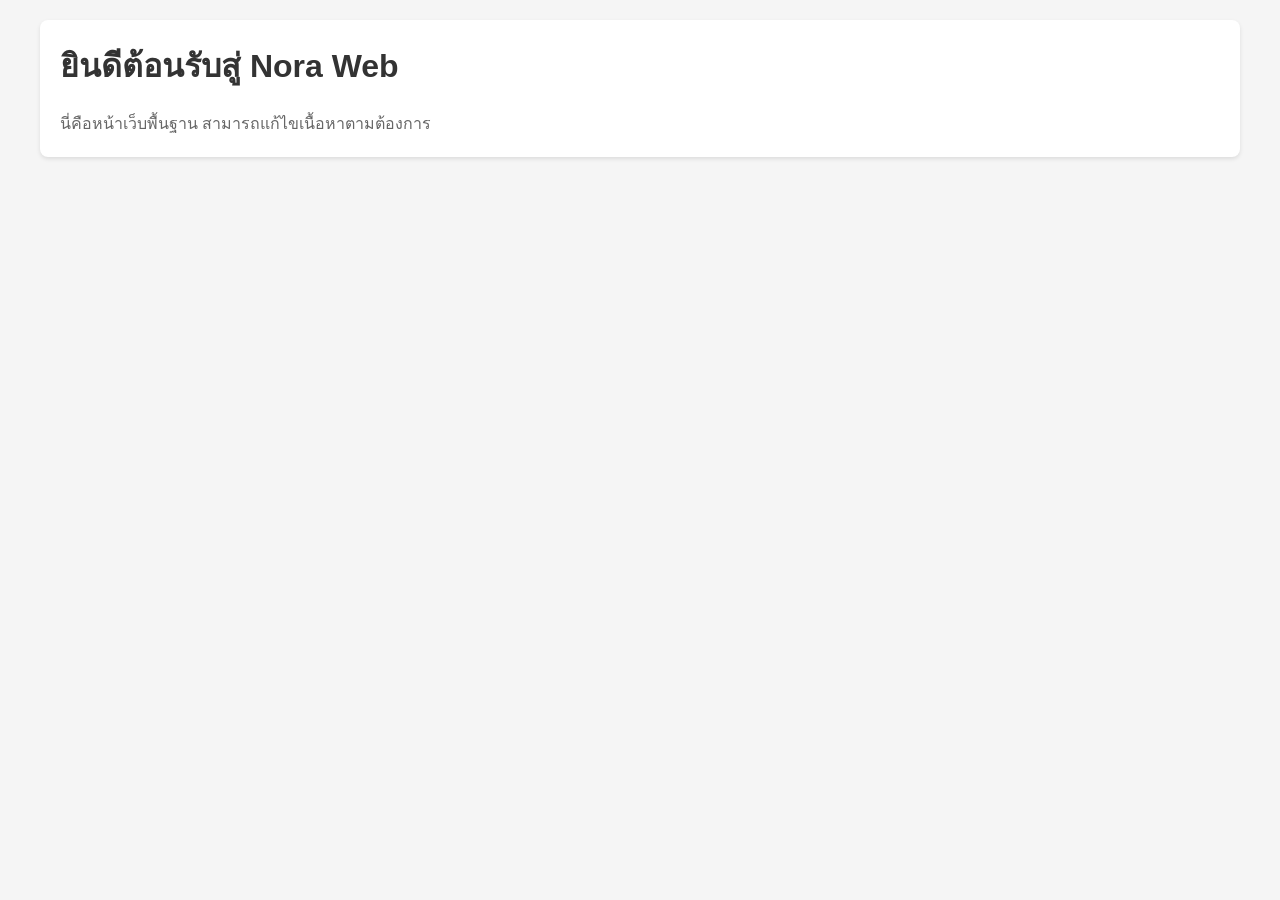
<file: app/templates/nora-web_v1.html>
<!DOCTYPE html>
<html lang="th">
<head>
    <meta charset="UTF-8">
    <meta name="viewport" content="width=device-width, initial-scale=1.0">
    <title>Nora Web - {{ request.url.hostname }}</title>
    <style>
        * {
            margin: 0;
            padding: 0;
            box-sizing: border-box;
        }
        body {
            font-family: Arial, sans-serif;
            background-color: #f5f5f5;
            padding: 20px;
        }
        .container {
            max-width: 1200px;
            margin: 0 auto;
            background-color: white;
            padding: 20px;
            border-radius: 8px;
            box-shadow: 0 2px 4px rgba(0, 0, 0, 0.1);
        }
        h1 {
            color: #333;
            margin-bottom: 20px;
        }
        p {
            color: #666;
            line-height: 1.6;
        }
    </style>
</head>
<body>
    <div class="container">
        <h1>ยินดีต้อนรับสู่ Nora Web</h1>
        <p>นี่คือหน้าเว็บพื้นฐาน สามารถแก้ไขเนื้อหาตามต้องการ</p>
    </div>
</body>
</html>
</file>
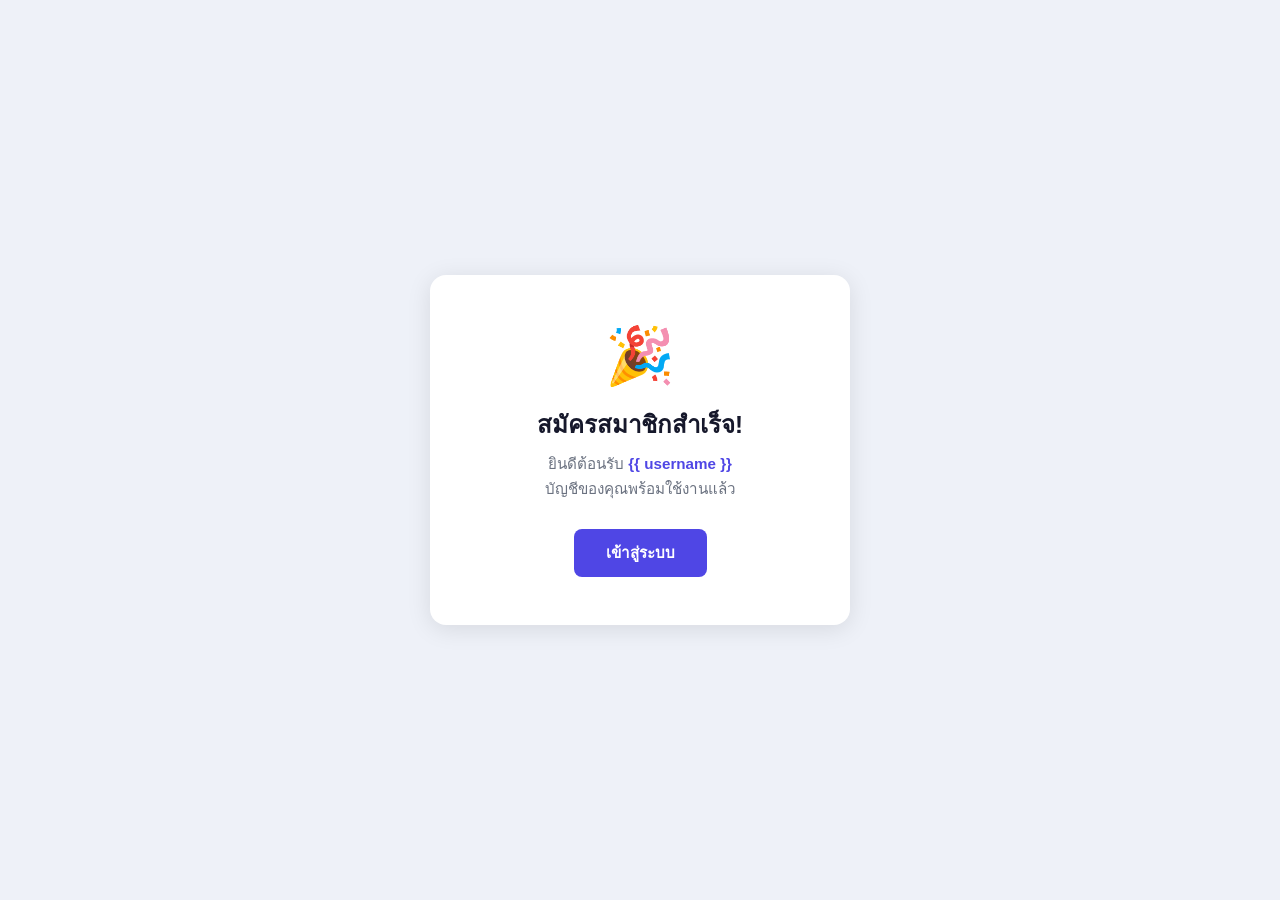
<file: app/templates/members/register_success.html>
<!DOCTYPE html>
<html lang="th">
<head>
  <meta charset="UTF-8">
  <meta name="viewport" content="width=device-width, initial-scale=1.0">
  <title>สมัครสำเร็จ — WKW</title>
  <style>
    *{margin:0;padding:0;box-sizing:border-box}
    body{font-family:'Segoe UI',Arial,sans-serif;background:#EEF1F8;min-height:100vh;display:flex;align-items:center;justify-content:center;padding:20px}
    .card{background:#fff;border-radius:16px;box-shadow:0 4px 24px rgba(0,0,0,.10);padding:48px 36px;width:100%;max-width:420px;text-align:center}
    .icon{font-size:3.5rem;margin-bottom:16px}
    h1{font-size:1.5rem;color:#16182B;margin-bottom:8px}
    p{color:#6b7280;font-size:.95rem;line-height:1.6}
    .username{font-weight:700;color:#4F46E5}
    .btn{display:inline-block;margin-top:28px;padding:12px 32px;background:#4F46E5;color:#fff;border-radius:8px;text-decoration:none;font-weight:600;font-size:.95rem;transition:background .2s}
    .btn:hover{background:#4338ca}
  </style>
</head>
<body>
  <div class="card">
    <div class="icon">🎉</div>
    <h1>สมัครสมาชิกสำเร็จ!</h1>
    <p>ยินดีต้อนรับ <span class="username">{{ username }}</span><br>
       บัญชีของคุณพร้อมใช้งานแล้ว</p>
    <a href="/members/login" class="btn">เข้าสู่ระบบ</a>
  </div>
</body>
</html>
</file>
